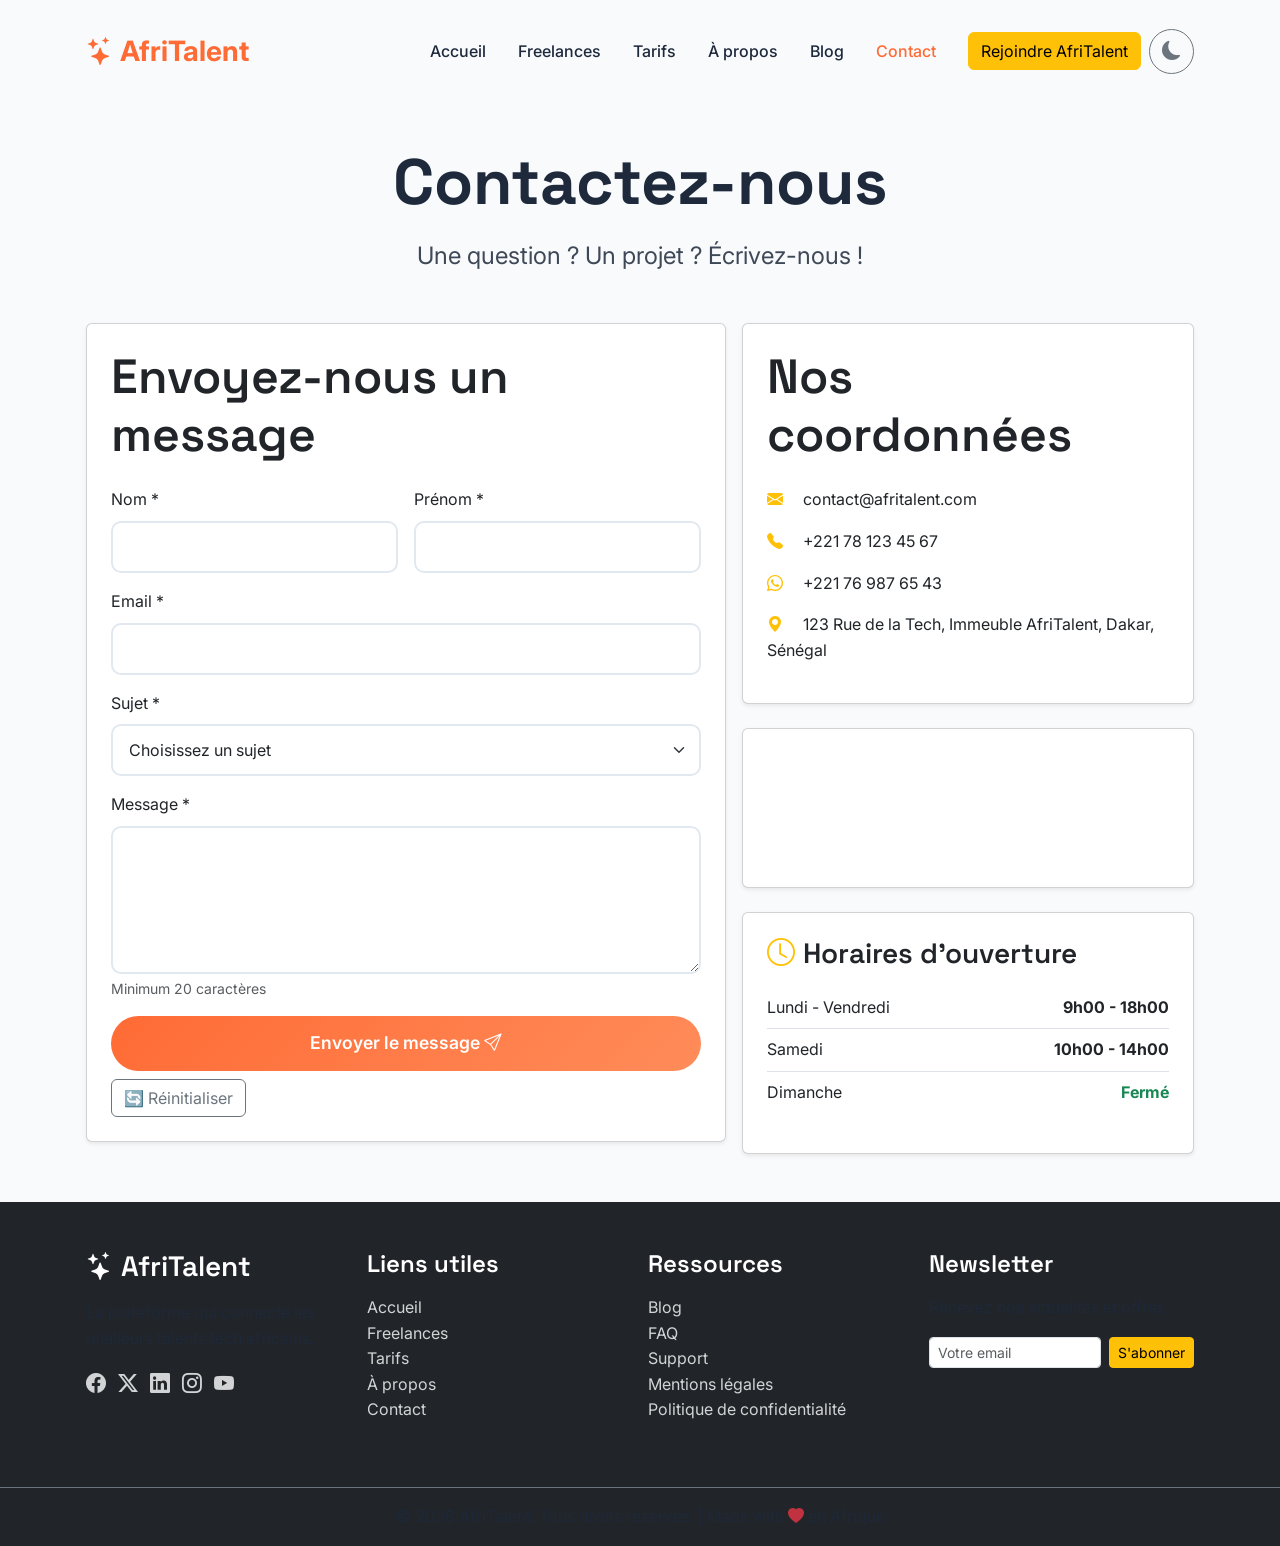
<file: contact.html>
<!DOCTYPE html>
<html lang="fr">
<head>
    <meta charset="UTF-8">
    <meta name="viewport" content="width=device-width, initial-scale=1.0">
    <title>AfriTalent - Contact | Écrivez-nous</title>
    <link href="https://cdn.jsdelivr.net/npm/bootstrap@5.3.3/dist/css/bootstrap.min.css" rel="stylesheet">
    <link rel="stylesheet" href="https://cdn.jsdelivr.net/npm/bootstrap-icons@1.11.3/font/bootstrap-icons.min.css">
    <link href="https://fonts.googleapis.com/css2?family=Inter:wght@300;400;500;600;700;800&family=Space+Grotesk:wght@400;500;600;700&display=swap" rel="stylesheet">
    <link rel="stylesheet" href="css/style.css">
</head>
<body>

    <!-- Navbar -->
    <nav class="navbar navbar-expand-lg fixed-top" id="mainNav">
        <div class="container">
            <a class="navbar-brand fw-bold" href="index.html"><i class="bi bi-stars"></i> AfriTalent</a>
            <button class="navbar-toggler" type="button" data-bs-toggle="collapse" data-bs-target="#navbarNav">
                <span class="navbar-toggler-icon"></span>
            </button>
            <div class="collapse navbar-collapse" id="navbarNav">
                <ul class="navbar-nav ms-auto">
                    <li class="nav-item"><a class="nav-link" href="index.html">Accueil</a></li>
                    <li class="nav-item"><a class="nav-link" href="freelances.html">Freelances</a></li>
                    <li class="nav-item"><a class="nav-link" href="tarifs.html">Tarifs</a></li>
                    <li class="nav-item"><a class="nav-link" href="about.html">À propos</a></li>
                    <li class="nav-item"><a class="nav-link" href="blog.html">Blog</a></li>
                    <li class="nav-item"><a class="nav-link active" href="contact.html">Contact</a></li>
                </ul>
                <a href="rejoindre.html" class="btn btn-warning ms-3">Rejoindre AfriTalent</a>
                <button class="btn btn-outline-secondary ms-2" id="darkModeToggle"><i class="bi bi-moon-fill"></i></button>
            </div>
        </div>
    </nav>

    <main class="mt-5 pt-5">
        <div class="container my-5">
            <div class="text-center mb-5">
                <h1 class="display-3 fw-bold">Contactez-nous</h1>
                <p class="fs-4">Une question ? Un projet ? Écrivez-nous !</p>
            </div>

            <div class="row g-5">
                <!-- Formulaire de contact -->
                <div class="col-lg-7">
                    <div class="card shadow-sm">
                        <div class="card-body p-4">
                            <h2 class="mb-4">Envoyez-nous un message</h2>
                            <form id="contactForm" novalidate>
                                <div class="row">
                                    <div class="col-md-6 mb-3">
                                        <label for="nom" class="form-label">Nom *</label>
                                        <input type="text" class="form-control" id="nom" name="nom" required>
                                        <div class="error-message text-danger small" id="nomError"></div>
                                    </div>
                                    <div class="col-md-6 mb-3">
                                        <label for="prenom" class="form-label">Prénom *</label>
                                        <input type="text" class="form-control" id="prenom" name="prenom" required>
                                        <div class="error-message text-danger small" id="prenomError"></div>
                                    </div>
                                </div>
                                <div class="mb-3">
                                    <label for="email" class="form-label">Email *</label>
                                    <input type="email" class="form-control" id="email" name="email" required>
                                    <div class="error-message text-danger small" id="emailError"></div>
                                </div>
                                <div class="mb-3">
                                    <label for="sujet" class="form-label">Sujet *</label>
                                    <select class="form-select" id="sujet" name="sujet" required>
                                        <option value="">Choisissez un sujet</option>
                                        <option value="freelance">Je suis freelance</option>
                                        <option value="entreprise">Je suis une entreprise</option>
                                        <option value="partenariat">Partenariat</option>
                                        <option value="support">Support technique</option>
                                        <option value="autre">Autre</option>
                                    </select>
                                    <div class="error-message text-danger small" id="sujetError"></div>
                                </div>
                                <div class="mb-3">
                                    <label for="message" class="form-label">Message *</label>
                                    <textarea class="form-control" id="message" name="message" rows="5" required></textarea>
                                    <div class="error-message text-danger small" id="messageError"></div>
                                    <div class="form-text">Minimum 20 caractères</div>
                                </div>
                                <button type="submit" class="btn btn-warning btn-lg w-100">Envoyer le message <i class="bi bi-send"></i></button>
                                <div id="successMessage" class="alert alert-success mt-3 d-none">Message envoyé avec succès ! Nous vous répondrons dans les 24h.</div>
                            </form>
                        </div>
                    </div>
                </div>

                <!-- Infos de contact + Google Maps -->
                <div class="col-lg-5">
                    <div class="card shadow-sm mb-4">
                        <div class="card-body p-4">
                            <h2>Nos coordonnées</h2>
                            <ul class="list-unstyled mt-4">
                                <li class="mb-3"><i class="bi bi-envelope-fill text-warning me-3"></i> contact@afritalent.com</li>
                                <li class="mb-3"><i class="bi bi-telephone-fill text-warning me-3"></i> +221 78 123 45 67</li>
                                <li class="mb-3"><i class="bi bi-whatsapp text-warning me-3"></i> +221 76 987 65 43</li>
                                <li class="mb-3"><i class="bi bi-geo-alt-fill text-warning me-3"></i> 123 Rue de la Tech, Immeuble AfriTalent, Dakar, Sénégal</li>
                            </ul>
                        </div>
                    </div>

                    <!-- Google Maps Iframe -->
                    <div class="card shadow-sm">
                        <div class="card-body p-0">
                            <iframe 
                                src="https://www.google.com/maps/embed?pb=!1m18!1m12!1m3!1d3859.7294087466623!2d-17.45512468463216!3d14.693023879370742!2m3!1f0!2f0!3f0!3m2!1i1024!2i768!4f13.1!3m3!1m2!1s0xec172e6a7a2b3e7%3A0x8c5c3d5b7f5d5e5!2sDakar%2C%20S%C3%A9n%C3%A9gal!5e0!3m2!1sfr!2sfr!4v1699999999999!5m2!1sfr!2sfr" 
                                height="300" 
                                style="border:0; border-radius: 10px; width: 100%;" 
                                allowfullscreen="" 
                                loading="lazy"
                                title="Google Maps - Localisation AfriTalent">
                            </iframe>
                        </div>
                    </div>

                    <!-- Horaires d'ouverture -->
                    <div class="card shadow-sm mt-4">
                        <div class="card-body p-4">
                            <h3><i class="bi bi-clock text-warning me-2"></i>Horaires d'ouverture</h3>
                            <ul class="list-unstyled mt-3">
                                <li class="d-flex justify-content-between border-bottom py-2">
                                    <span>Lundi - Vendredi</span>
                                    <span class="fw-bold">9h00 - 18h00</span>
                                </li>
                                <li class="d-flex justify-content-between border-bottom py-2">
                                    <span>Samedi</span>
                                    <span class="fw-bold">10h00 - 14h00</span>
                                </li>
                                <li class="d-flex justify-content-between py-2">
                                    <span>Dimanche</span>
                                    <span class="fw-bold text-success">Fermé</span>
                                </li>
                            </ul>
                        </div>
                    </div>
                </div>
            </div>
        </div>
    </main>

    <!-- Footer -->
    <footer class="bg-dark text-white">
        <div class="container py-5">
            <div class="row">
                <div class="col-md-3">
                    <h3><i class="bi bi-stars"></i> AfriTalent</h3>
                    <p>La plateforme qui connecte les meilleurs talents tech africains.</p>
                    <div class="mt-3">
                        <a href="#" class="text-white me-2"><i class="bi bi-facebook fs-5"></i></a>
                        <a href="#" class="text-white me-2"><i class="bi bi-twitter-x fs-5"></i></a>
                        <a href="#" class="text-white me-2"><i class="bi bi-linkedin fs-5"></i></a>
                        <a href="#" class="text-white me-2"><i class="bi bi-instagram fs-5"></i></a>
                        <a href="#" class="text-white"><i class="bi bi-youtube fs-5"></i></a>
                    </div>
                </div>
                <div class="col-md-3">
                    <h4>Liens utiles</h4>
                    <ul class="list-unstyled">
                        <li><a href="index.html" class="text-white text-decoration-none">Accueil</a></li>
                        <li><a href="freelances.html" class="text-white text-decoration-none">Freelances</a></li>
                        <li><a href="tarifs.html" class="text-white text-decoration-none">Tarifs</a></li>
                        <li><a href="about.html" class="text-white text-decoration-none">À propos</a></li>
                        <li><a href="contact.html" class="text-white text-decoration-none">Contact</a></li>
                    </ul>
                </div>
                <div class="col-md-3">
                    <h4>Ressources</h4>
                    <ul class="list-unstyled">
                        <li><a href="blog.html" class="text-white text-decoration-none">Blog</a></li>
                        <li><a href="faq.html" class="text-white text-decoration-none">FAQ</a></li>
                        <li><a href="contact.html" class="text-white text-decoration-none">Support</a></li>
                        <li><a href="mentions-legales.html" class="text-white text-decoration-none">Mentions légales</a></li>
                        <li><a href="politique-confidentialite.html" class="text-white text-decoration-none">Politique de confidentialité</a></li>
                    </ul>
                </div>
                <div class="col-md-3">
                    <h4>Newsletter</h4>
                    <p>Recevez nos actualités et offres</p>
                    <form class="d-flex">
                        <input type="email" class="form-control form-control-sm me-2" placeholder="Votre email">
                        <button type="submit" class="btn btn-warning btn-sm">S'abonner</button>
                    </form>
                </div>
            </div>
        </div>
        <div class="text-center py-3 border-top border-secondary">
            <p class="mb-0">&copy; 2026 AfriTalent. Tous droits réservés. | Made with <i class="bi bi-heart-fill text-danger"></i> en Afrique</p>
        </div>
    </footer>

    <!-- Scripts -->
    <script src="https://cdn.jsdelivr.net/npm/bootstrap@5.3.3/dist/js/bootstrap.bundle.min.js"></script>
    <script src="js/main.js"></script>

    <!-- Script de validation du formulaire -->
    <script>
        document.addEventListener('DOMContentLoaded', function() {
            const form = document.getElementById('contactForm');
            
            form.addEventListener('submit', function(e) {
                e.preventDefault();
                
                // Validation simple
                let isValid = true;
                const nom = document.getElementById('nom');
                const prenom = document.getElementById('prenom');
                const email = document.getElementById('email');
                const sujet = document.getElementById('sujet');
                const message = document.getElementById('message');
                
                // Réinitialiser les erreurs
                document.querySelectorAll('.error-message').forEach(el => el.textContent = '');
                
                if (!nom.value.trim()) {
                    document.getElementById('nomError').textContent = 'Le nom est requis';
                    isValid = false;
                }
                
                if (!prenom.value.trim()) {
                    document.getElementById('prenomError').textContent = 'Le prénom est requis';
                    isValid = false;
                }
                
                if (!email.value.trim() || !email.value.includes('@')) {
                    document.getElementById('emailError').textContent = 'Email valide requis';
                    isValid = false;
                }
                
                if (!sujet.value) {
                    document.getElementById('sujetError').textContent = 'Veuillez choisir un sujet';
                    isValid = false;
                }
                
                if (!message.value.trim() || message.value.trim().length < 20) {
                    document.getElementById('messageError').textContent = 'Le message doit contenir au moins 20 caractères';
                    isValid = false;
                }
                
                if (isValid) {
                    document.getElementById('successMessage').classList.remove('d-none');
                    form.reset();
                    setTimeout(() => {
                        document.getElementById('successMessage').classList.add('d-none');
                    }, 5000);
                }
            });
        });
    </script>

</body>
</html>
</file>
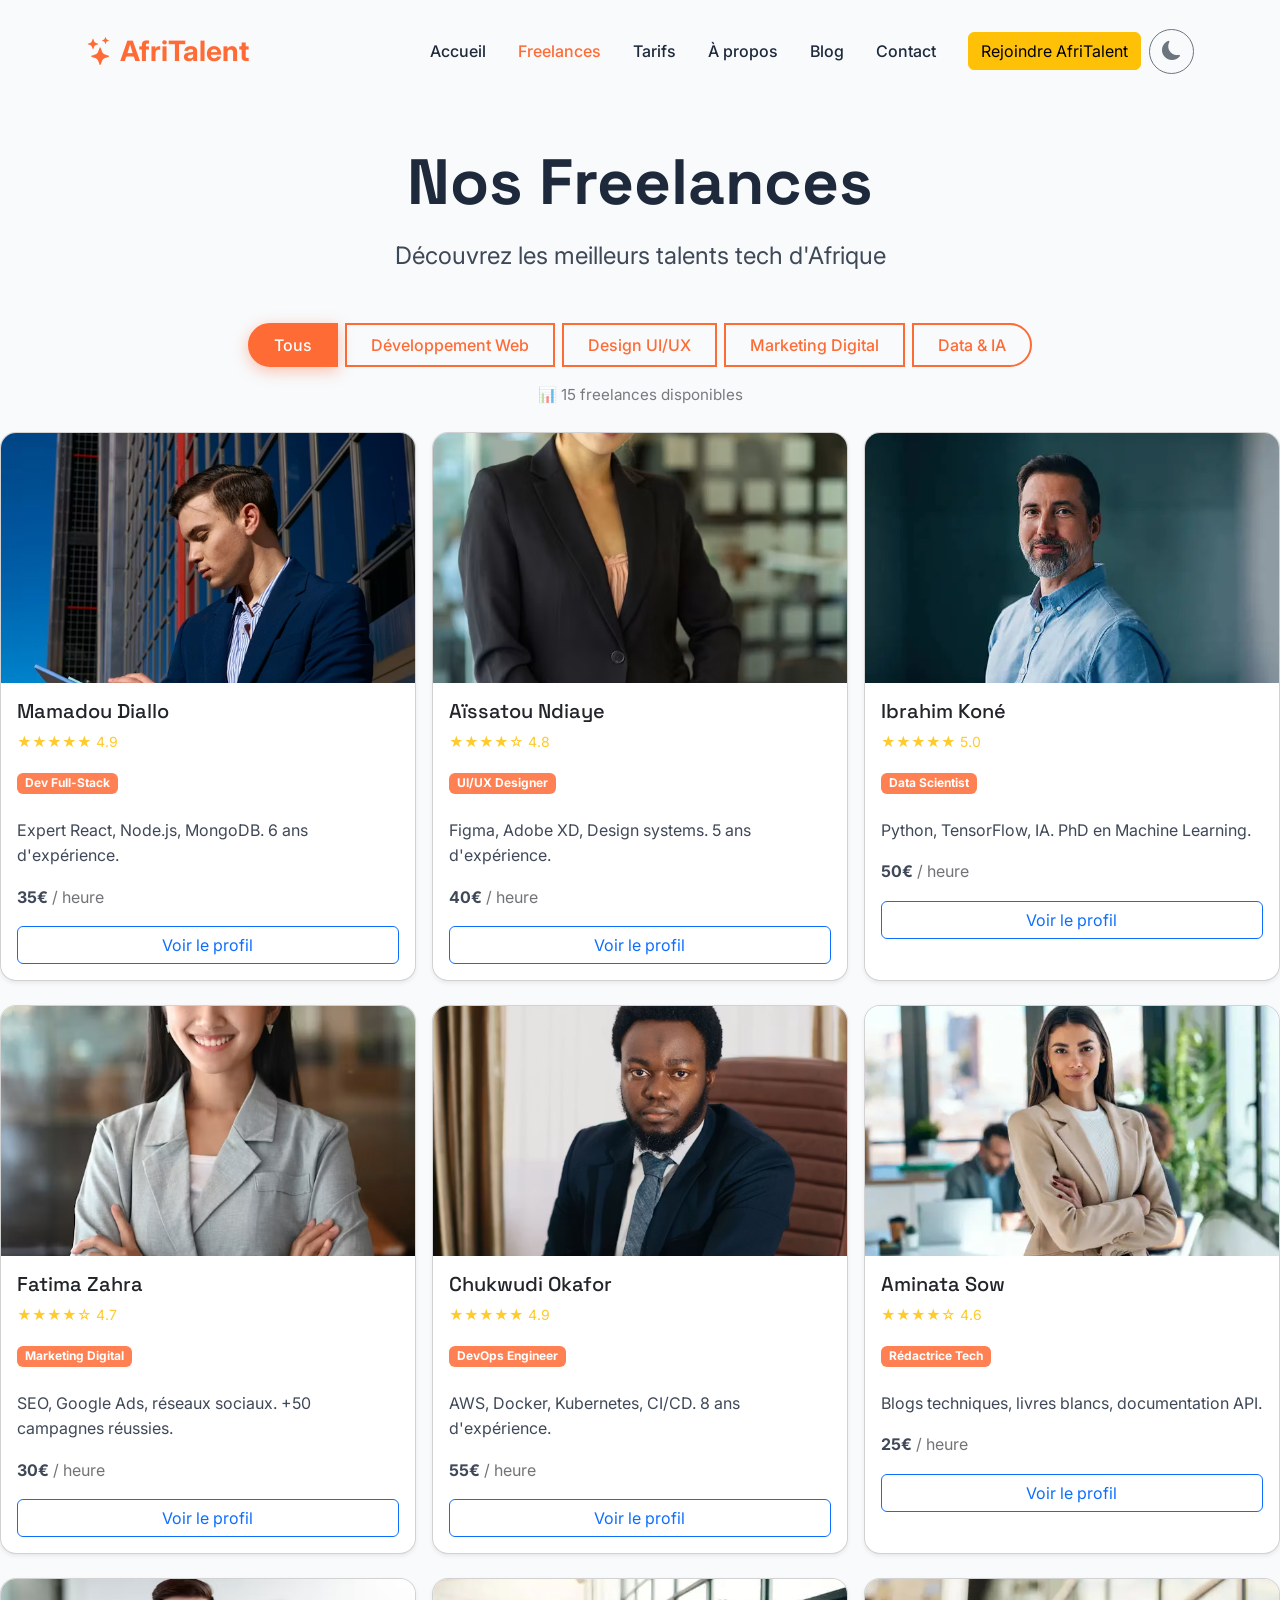
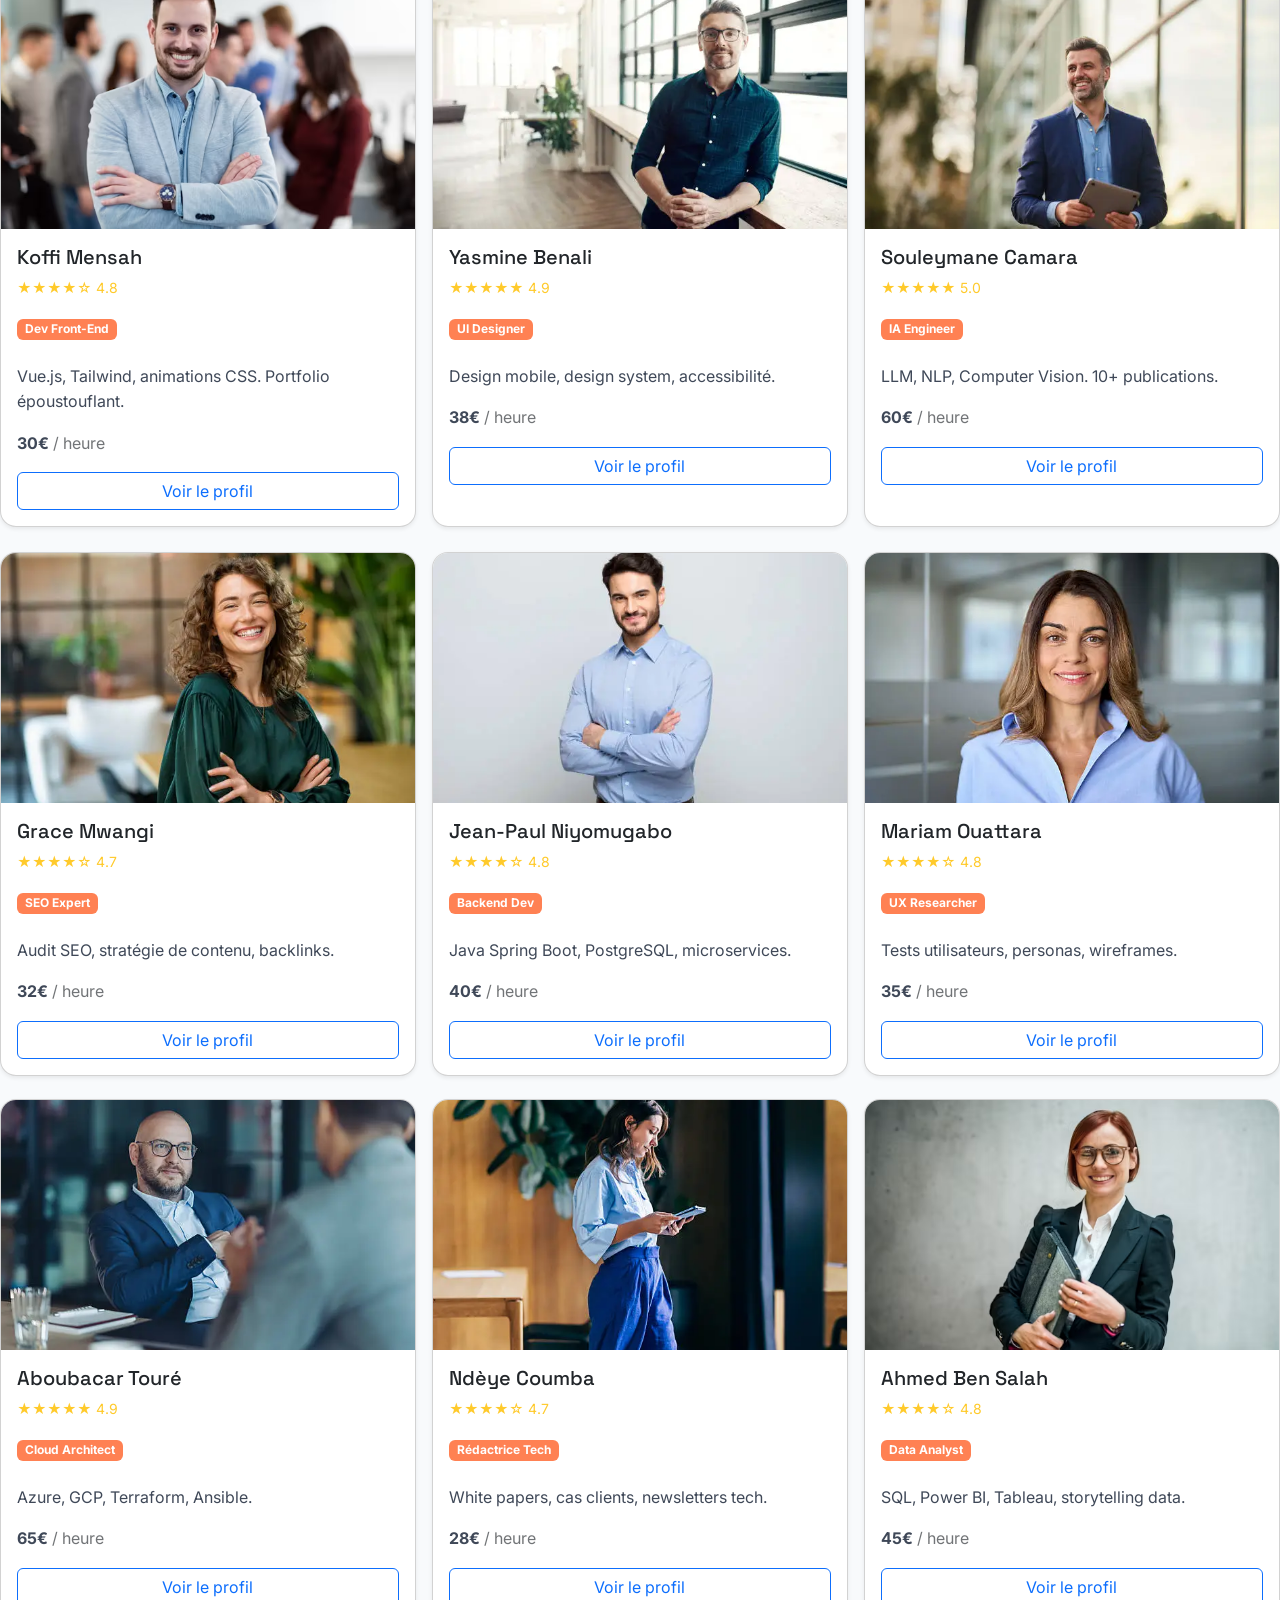
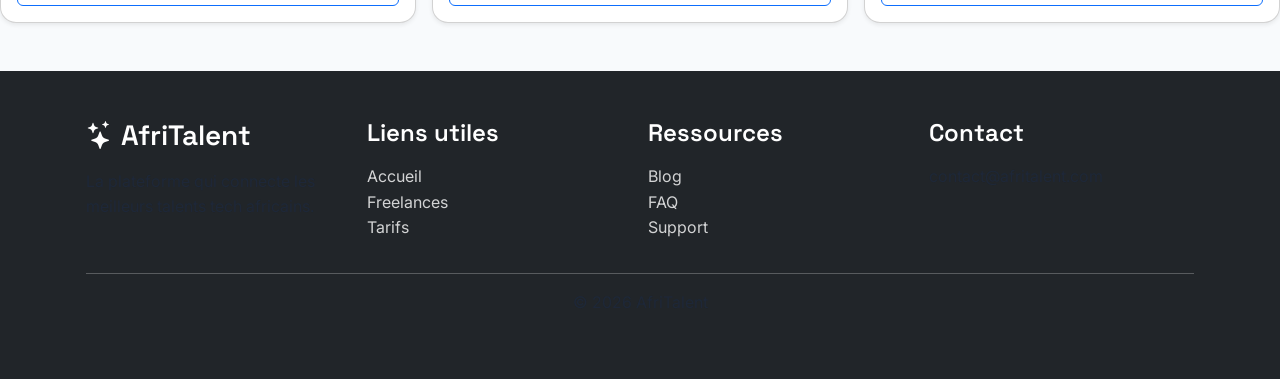
<file: freelances.html>
<!DOCTYPE html>
<html lang="fr">
<head>
    <meta charset="UTF-8">
    <meta name="viewport" content="width=device-width, initial-scale=1.0">
    <title>AfriTalent - Freelances</title>
    <link href="https://cdn.jsdelivr.net/npm/bootstrap@5.3.0/dist/css/bootstrap.min.css" rel="stylesheet">
    <link rel="stylesheet" href="css/style.css">
</head>
<body>
    <script src="https://cdn.jsdelivr.net/npm/bootstrap@5.3.0/dist/js/bootstrap.bundle.min.js"></script>
    <script src="js/main.js"></script>
        
       <link href="https://cdn.jsdelivr.net/npm/bootstrap@5.3.3/dist/css/bootstrap.min.css" rel="stylesheet">
    <link rel="stylesheet" href="https://cdn.jsdelivr.net/npm/bootstrap-icons@1.11.3/font/bootstrap-icons.min.css">
    <link href="https://fonts.googleapis.com/css2?family=Inter:wght@300;400;500;600;700;800&family=Space+Grotesk:wght@400;500;600;700&display=swap" rel="stylesheet">
    <link rel="stylesheet" href="css/style.css">
</head>
<body> 
     <!-- Navbar identique à index.html -->
    <nav class="navbar navbar-expand-lg fixed-top" id="mainNav">
        <div class="container">
            <a class="navbar-brand fw-bold" href="index.html"><i class="bi bi-stars"></i> AfriTalent</a>
            <button class="navbar-toggler" type="button" data-bs-toggle="collapse" data-bs-target="#navbarNav">
                <span class="navbar-toggler-icon"></span>
            </button>
            <div class="collapse navbar-collapse" id="navbarNav">
                <ul class="navbar-nav ms-auto">
                    <li class="nav-item"><a class="nav-link" href="index.html">Accueil</a></li>
                    <li class="nav-item"><a class="nav-link active" href="freelances.html">Freelances</a></li>
                    <li class="nav-item"><a class="nav-link" href="tarifs.html">Tarifs</a></li>
                    <li class="nav-item"><a class="nav-link" href="about.html">À propos</a></li>
                    <li class="nav-item"><a class="nav-link" href="#">Blog</a></li>
                    <li class="nav-item"><a class="nav-link" href="contact.html">Contact</a></li>
                </ul>
                <a href="#" class="btn btn-warning ms-3">Rejoindre AfriTalent</a>
                <button class="btn btn-outline-secondary ms-2" id="darkModeToggle"><i class="bi bi-moon-fill"></i></button>
            </div>
        </div>
    </nav>

    <main class="mt-5 pt-5">
        <div class="container">
            <div class="text-center my-5">
                <h1 class="display-3 fw-bold">Nos Freelances</h1>
                <p class="fs-4">Découvrez les meilleurs talents tech d'Afrique</p>
            </div>

            <!-- Filtres -->
            <div class="filter-section text-center mb-5">
                <div class="btn-group" role="group">
                    <button class="btn btn-outline-primary filter-btn active" data-category="all">Tous</button>
                    <button class="btn btn-outline-primary filter-btn" data-category="web">Développement Web</button>
                    <button class="btn btn-outline-primary filter-btn" data-category="design">Design UI/UX</button>
                    <button class="btn btn-outline-primary filter-btn" data-category="marketing">Marketing Digital</button>
                    <button class="btn btn-outline-primary filter-btn" data-category="data">Data & IA</button>
                </div>
            </div>

            <!-- Grille des freelances -->
            <div class="row g-4" id="freelanceGrid">
                <!-- Les cartes seront générées ici via JS ou directement en HTML -->
            </div>
        </div>
    </main>
             
        <!-- SECTION GRILLE FREELANCES (15 PROFILS) -->
<div class="row g-4" id="freelanceGrid">
    
    <!-- 1 - Mamadou Diallo -->
    <div class="col-lg-4 col-md-6 freelance-card-item" data-category="web">
        <div class="card h-100 shadow-sm">
            <img src="images/Mamadou-Diallo.jpg" class="card-img-top" alt="Mamadou Diallo" width="200">
            <div class="card-body">
                <h3 class="card-title h5">Mamadou Diallo</h3>
                <p class="text-warning small">★★★★★ 4.9</p>
                <p class="badge bg-primary">Dev Full-Stack</p>
                <p class="card-text mt-2">Expert React, Node.js, MongoDB. 6 ans d'expérience.</p>
                <p class="fw-bold">35€ <span class="fw-normal text-muted">/ heure</span></p>
                <button class="btn btn-outline-primary w-100">Voir le profil</button>
            </div>
        </div>
    </div>

    <!-- 2 - Aïssatou Ndiaye -->
    <div class="col-lg-4 col-md-6 freelance-card-item" data-category="design">
        <div class="card h-100 shadow-sm">
            <img src="images/Aïssatou-Ndiaye.jpg" class="card-img-top" alt="Aïssatou Ndiaye" width="200">
            <div class="card-body">
                <h3 class="card-title h5">Aïssatou Ndiaye</h3>
                <p class="text-warning small">★★★★☆ 4.8</p>
                <p class="badge bg-primary">UI/UX Designer</p>
                <p class="card-text mt-2">Figma, Adobe XD, Design systems. 5 ans d'expérience.</p>
                <p class="fw-bold">40€ <span class="fw-normal text-muted">/ heure</span></p>
                <button class="btn btn-outline-primary w-100">Voir le profil</button>
            </div>
        </div>
    </div>

    <!-- 3 - Ibrahim Koné -->
    <div class="col-lg-4 col-md-6 freelance-card-item" data-category="data">
        <div class="card h-100 shadow-sm">
            <img src="images/Ibrahim-Koné.webp" class="card-img-top" alt="Ibrahim Koné" width="200">
            <div class="card-body">
                <h3 class="card-title h5">Ibrahim Koné</h3>
                <p class="text-warning small">★★★★★ 5.0</p>
                <p class="badge bg-primary">Data Scientist</p>
                <p class="card-text mt-2">Python, TensorFlow, IA. PhD en Machine Learning.</p>
                <p class="fw-bold">50€ <span class="fw-normal text-muted">/ heure</span></p>
                <button class="btn btn-outline-primary w-100">Voir le profil</button>
            </div>
        </div>
    </div>

    <!-- 4 - Fatima Zahra -->
    <div class="col-lg-4 col-md-6 freelance-card-item" data-category="marketing">
        <div class="card h-100 shadow-sm">
            <img src="images/Fatima-Zahra.avif" class="card-img-top" alt="Fatima Zahra" width="200px">
            <div class="card-body">
                <h3 class="card-title h5">Fatima Zahra</h3>
                <p class="text-warning small">★★★★☆ 4.7</p>
                <p class="badge bg-primary">Marketing Digital</p>
                <p class="card-text mt-2">SEO, Google Ads, réseaux sociaux. +50 campagnes réussies.</p>
                <p class="fw-bold">30€ <span class="fw-normal text-muted">/ heure</span></p>
                <button class="btn btn-outline-primary w-100">Voir le profil</button>
            </div>
        </div>
    </div>

    <!-- 5 - Chukwudi Okafor -->
    <div class="col-lg-4 col-md-6 freelance-card-item" data-category="devops">
        <div class="card h-100 shadow-sm">
            <img src="images/Chukwudi-Okafor.avif" class="card-img-top" alt="Chukwudi Okafor" width="200px">
            <div class="card-body">
                <h3 class="card-title h5">Chukwudi Okafor</h3>
                <p class="text-warning small">★★★★★ 4.9</p>
                <p class="badge bg-primary">DevOps Engineer</p>
                <p class="card-text mt-2">AWS, Docker, Kubernetes, CI/CD. 8 ans d'expérience.</p>
                <p class="fw-bold">55€ <span class="fw-normal text-muted">/ heure</span></p>
                <button class="btn btn-outline-primary w-100">Voir le profil</button>
            </div>
        </div>
    </div>

    <!-- 6 - Aminata Sow -->
    <div class="col-lg-4 col-md-6 freelance-card-item" data-category="redaction">
        <div class="card h-100 shadow-sm">
            <img src="images/Aminata-Sow.webp" class="card-img-top" alt="Aminata Sow" width="200px">
            <div class="card-body">
                <h3 class="card-title h5">Aminata Sow</h3>
                <p class="text-warning small">★★★★☆ 4.6</p>
                <p class="badge bg-primary">Rédactrice Tech</p>
                <p class="card-text mt-2">Blogs techniques, livres blancs, documentation API.</p>
                <p class="fw-bold">25€ <span class="fw-normal text-muted">/ heure</span></p>
                <button class="btn btn-outline-primary w-100">Voir le profil</button>
            </div>
        </div>
    </div>

    <!-- 7 - Koffi Mensah -->
    <div class="col-lg-4 col-md-6 freelance-card-item" data-category="web">
        <div class="card h-100 shadow-sm">
            <img src="images/Koffi-Mensahf.avif" class="card-img-top" alt="Koffi Mensah" width="200px">
            <div class="card-body">
                <h3 class="card-title h5">Koffi Mensah</h3>
                <p class="text-warning small">★★★★☆ 4.8</p>
                <p class="badge bg-primary">Dev Front-End</p>
                <p class="card-text mt-2">Vue.js, Tailwind, animations CSS. Portfolio époustouflant.</p>
                <p class="fw-bold">30€ <span class="fw-normal text-muted">/ heure</span></p>
                <button class="btn btn-outline-primary w-100">Voir le profil</button>
            </div>
        </div>
    </div>

    <!-- 8 - Yasmine Benali -->
    <div class="col-lg-4 col-md-6 freelance-card-item" data-category="design">
        <div class="card h-100 shadow-sm">
            <img src="images/Yasmine-Benali.webp" class="card-img-top" alt="Yasmine Benali" width="200px">
            <div class="card-body">
                <h3 class="card-title h5">Yasmine Benali</h3>
                <p class="text-warning small">★★★★★ 4.9</p>
                <p class="badge bg-primary">UI Designer</p>
                <p class="card-text mt-2">Design mobile, design system, accessibilité.</p>
                <p class="fw-bold">38€ <span class="fw-normal text-muted">/ heure</span></p>
                <button class="btn btn-outline-primary w-100">Voir le profil</button>
            </div>
        </div>
    </div>

    <!-- 9 - Souleymane Camara -->
    <div class="col-lg-4 col-md-6 freelance-card-item" data-category="data">
        <div class="card h-100 shadow-sm">
            <img src="images/Souleymane-Camara.webp" class="card-img-top" alt="Souleymane Camara" width="200px">
            <div class="card-body">
                <h3 class="card-title h5">Souleymane Camara</h3>
                <p class="text-warning small">★★★★★ 5.0</p>
                <p class="badge bg-primary">IA Engineer</p>
                <p class="card-text mt-2">LLM, NLP, Computer Vision. 10+ publications.</p>
                <p class="fw-bold">60€ <span class="fw-normal text-muted">/ heure</span></p>
                <button class="btn btn-outline-primary w-100">Voir le profil</button>
            </div>
        </div>
    </div>

    <!-- 10 - Grace Mwangi -->
    <div class="col-lg-4 col-md-6 freelance-card-item" data-category="marketing">
        <div class="card h-100 shadow-sm">
            <img src="images/Grace-Mwangi.webp" class="card-img-top" alt="Grace Mwangi" width="200px">
            <div class="card-body">
                <h3 class="card-title h5">Grace Mwangi</h3>
                <p class="text-warning small">★★★★☆ 4.7</p>
                <p class="badge bg-primary">SEO Expert</p>
                <p class="card-text mt-2">Audit SEO, stratégie de contenu, backlinks.</p>
                <p class="fw-bold">32€ <span class="fw-normal text-muted">/ heure</span></p>
                <button class="btn btn-outline-primary w-100">Voir le profil</button>
            </div>
        </div>
    </div>

    <!-- 11 - Jean-Paul Niyomugabo -->
    <div class="col-lg-4 col-md-6 freelance-card-item" data-category="web">
        <div class="card h-100 shadow-sm">
            <img src="images/Jean-Paul-Niyomugabo.webp" class="card-img-top" alt="Jean-Paul Niyomugabo" widtj="200px">
            <div class="card-body">
                <h3 class="card-title h5">Jean-Paul Niyomugabo</h3>
                <p class="text-warning small">★★★★☆ 4.8</p>
                <p class="badge bg-primary">Backend Dev</p>
                <p class="card-text mt-2">Java Spring Boot, PostgreSQL, microservices.</p>
                <p class="fw-bold">40€ <span class="fw-normal text-muted">/ heure</span></p>
                <button class="btn btn-outline-primary w-100">Voir le profil</button>
            </div>
        </div>
    </div>

    <!-- 12 - Mariam Ouattara -->
    <div class="col-lg-4 col-md-6 freelance-card-item" data-category="design">
        <div class="card h-100 shadow-sm">
            <img src="images/Mariam-Ouattara.webp" class="card-img-top" alt="Mariam Ouattara" width="200px">
            <div class="card-body">
                <h3 class="card-title h5">Mariam Ouattara</h3>
                <p class="text-warning small">★★★★☆ 4.8</p>
                <p class="badge bg-primary">UX Researcher</p>
                <p class="card-text mt-2">Tests utilisateurs, personas, wireframes.</p>
                <p class="fw-bold">35€ <span class="fw-normal text-muted">/ heure</span></p>
                <button class="btn btn-outline-primary w-100">Voir le profil</button>
            </div>
        </div>
    </div>

    <!-- 13 - Aboubacar Touré -->
    <div class="col-lg-4 col-md-6 freelance-card-item" data-category="devops">
        <div class="card h-100 shadow-sm">
            <img src="images/Aboubacar-Toure.webp" class="card-img-top" alt="Aboubacar Touré" width="200px">
            <div class="card-body">
                <h3 class="card-title h5">Aboubacar Touré</h3>
                <p class="text-warning small">★★★★★ 4.9</p>
                <p class="badge bg-primary">Cloud Architect</p>
                <p class="card-text mt-2">Azure, GCP, Terraform, Ansible.</p>
                <p class="fw-bold">65€ <span class="fw-normal text-muted">/ heure</span></p>
                <button class="btn btn-outline-primary w-100">Voir le profil</button>
            </div>
        </div>
    </div>

    <!-- 14 - Ndèye Coumba -->
    <div class="col-lg-4 col-md-6 freelance-card-item" data-category="redaction">
        <div class="card h-100 shadow-sm">
            <img src="images/Ndèye-Coumba.webp" class="card-img-top" alt="Ndèye Coumba" width="200px">
            <div class="card-body">
                <h3 class="card-title h5">Ndèye Coumba</h3>
                <p class="text-warning small">★★★★☆ 4.7</p>
                <p class="badge bg-primary">Rédactrice Tech</p>
                <p class="card-text mt-2">White papers, cas clients, newsletters tech.</p>
                <p class="fw-bold">28€ <span class="fw-normal text-muted">/ heure</span></p>
                <button class="btn btn-outline-primary w-100">Voir le profil</button>
            </div>
        </div>
    </div>

    <!-- 15 - Ahmed Ben Salah -->
    <div class="col-lg-4 col-md-6 freelance-card-item" data-category="data">
        <div class="card h-100 shadow-sm">
            <img src="images/Ahmed Ben-Salah.avif" class="card-img-top" alt="Ahmed Ben Salah" width="200px">
            <div class="card-body">
                <h3 class="card-title h5">Ahmed Ben Salah</h3>
                <p class="text-warning small">★★★★☆ 4.8</p>
                <p class="badge bg-primary">Data Analyst</p>
                <p class="card-text mt-2">SQL, Power BI, Tableau, storytelling data.</p>
                <p class="fw-bold">45€ <span class="fw-normal text-muted">/ heure</span></p>
                <button class="btn btn-outline-primary w-100">Voir le profil</button>
            </div>
        </div>
    </div>
</div>

    <!-- Footer identique -->
    <footer class="bg-dark text-white mt-5">
        <div class="container py-5">
            <div class="row">
                <div class="col-md-3"><h3><i class="bi bi-stars"></i> AfriTalent</h3><p>La plateforme qui connecte les meilleurs talents tech africains.</p></div>
                <div class="col-md-3"><h4>Liens utiles</h4><ul class="list-unstyled"><li><a href="index.html" class="text-white">Accueil</a></li><li><a href="freelances.html" class="text-white">Freelances</a></li><li><a href="tarifs.html" class="text-white">Tarifs</a></li></ul></div>
                <div class="col-md-3"><h4>Ressources</h4><ul class="list-unstyled"><li><a href="#" class="text-white">Blog</a></li><li><a href="#" class="text-white">FAQ</a></li><li><a href="contact.html" class="text-white">Support</a></li></ul></div>
                <div class="col-md-3"><h4>Contact</h4><p>contact@afritalent.com</p></div>
            </div>
            <hr><div class="text-center"><p id="copyright">© AfriTalent</p></div>
        </div>
    </footer>

    <script src="https://cdn.jsdelivr.net/npm/bootstrap@5.3.3/dist/js/bootstrap.bundle.min.js"></script>
    <script src="js/main.js"></script>

</body>
</html>
</file>
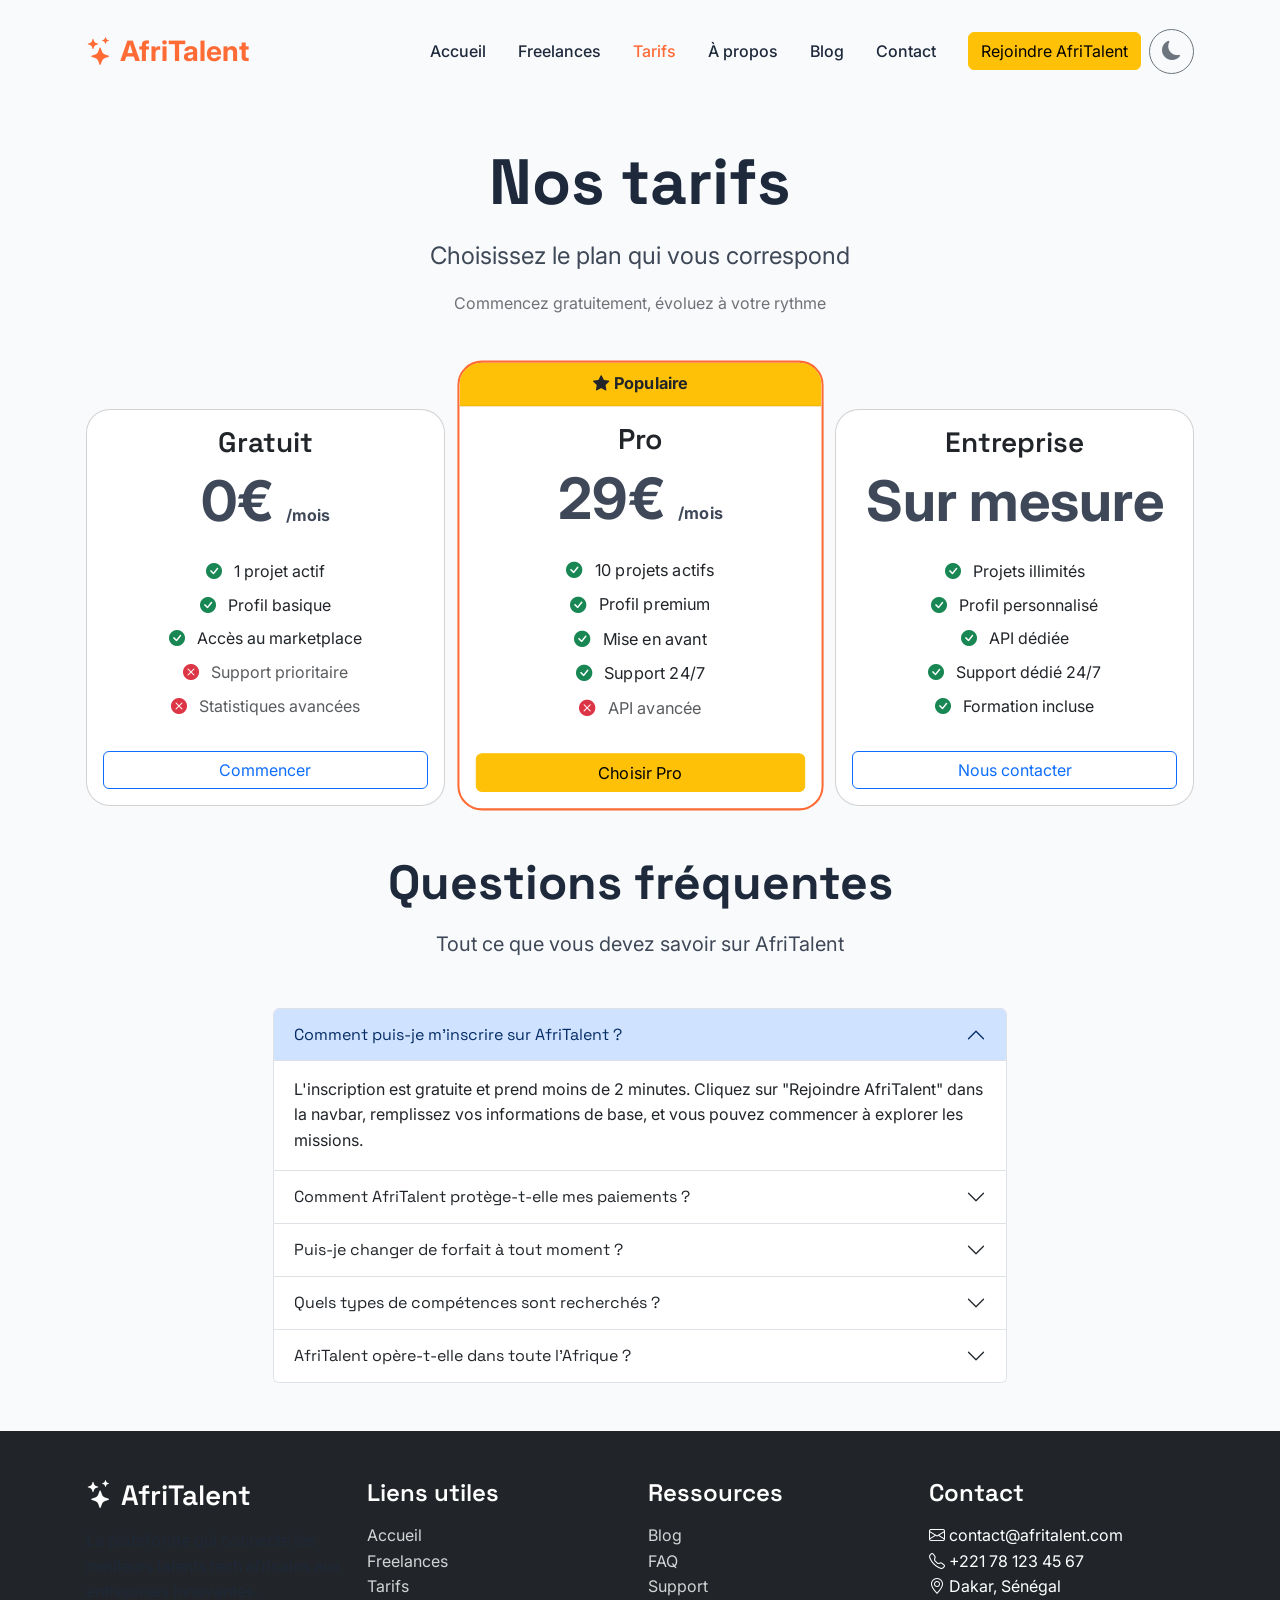
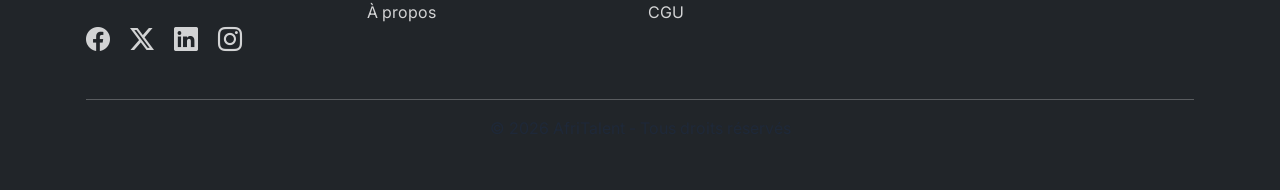
<file: tarifs.html>
<!DOCTYPE html>
<html lang="fr">
<head>
    <meta charset="UTF-8">
    <meta name="viewport" content="width=device-width, initial-scale=1.0">
    <title>AfriTalent - Tarifs | Plans adaptés à vos besoins</title>
    <link href="https://cdn.jsdelivr.net/npm/bootstrap@5.3.0/dist/css/bootstrap.min.css" rel="stylesheet">
    <link rel="stylesheet" href="css/style.css">
     <script src="https://cdn.jsdelivr.net/npm/bootstrap@5.3.0/dist/js/bootstrap.bundle.min.js"></script>
    <script src="js/main.js"></script>

       <!-- Bootstrap 5 CSS -->
    <link href="https://cdn.jsdelivr.net/npm/bootstrap@5.3.3/dist/css/bootstrap.min.css" rel="stylesheet">

    <!-- Bootstrap Icons -->
    <link rel="stylesheet" href="https://cdn.jsdelivr.net/npm/bootstrap-icons@1.11.3/font/bootstrap-icons.min.css">

    <!-- Google Fonts -->
    <link href="https://fonts.googleapis.com/css2?family=Inter:wght@300;400;500;600;700;800&family=Space+Grotesk:wght@400;500;600;700&display=swap" rel="stylesheet">

    <!-- Ton CSS perso -->
    <link rel="stylesheet" href="css/style.css">
</head>
<body>
     
      <!-- ========== NAVBAR (identique aux autres pages) ========== -->
    <nav class="navbar navbar-expand-lg fixed-top" id="mainNav">
        <div class="container">
            <a class="navbar-brand fw-bold" href="index.html">
                <i class="bi bi-stars"></i> AfriTalent
            </a>
            <button class="navbar-toggler" type="button" data-bs-toggle="collapse" data-bs-target="#navbarNav">
                <span class="navbar-toggler-icon"></span>
            </button>
            <div class="collapse navbar-collapse" id="navbarNav">
                <ul class="navbar-nav ms-auto">
                    <li class="nav-item"><a class="nav-link" href="index.html">Accueil</a></li>
                    <li class="nav-item"><a class="nav-link" href="freelances.html">Freelances</a></li>
                    <li class="nav-item"><a class="nav-link active" href="tarifs.html">Tarifs</a></li>
                    <li class="nav-item"><a class="nav-link" href="about.html">À propos</a></li>
                    <li class="nav-item"><a class="nav-link" href="#">Blog</a></li>
                    <li class="nav-item"><a class="nav-link" href="contact.html">Contact</a></li>
                </ul>
                <a href="#" class="btn btn-warning ms-3">Rejoindre AfriTalent</a>
                <button class="btn btn-outline-secondary ms-2" id="darkModeToggle">
                    <i class="bi bi-moon-fill"></i>
                </button>
            </div>
        </div>
    </nav>

    <main class="mt-5 pt-5">
        <!-- ========== SECTION TARIFS ========== -->
        <div class="container my-5">
            <div class="text-center mb-5">
                <h1 class="display-3 fw-bold">Nos tarifs</h1>
                <p class="fs-4">Choisissez le plan qui vous correspond</p>
                <p class="text-muted">Commencez gratuitement, évoluez à votre rythme</p>
            </div>

            <div class="row g-4 align-items-end">
                <!-- Plan Gratuit -->
                <div class="col-lg-4">
                    <div class="card pricing-card h-100">
                        <div class="card-body text-center">
                            <h3 class="card-title">Gratuit</h3>
                            <p class="display-4 fw-bold">0€ <span class="fs-6">/mois</span></p>
                            <ul class="list-unstyled mt-4">
                                <li class="mb-2"><i class="bi bi-check-circle-fill text-success me-2"></i> 1 projet actif</li>
                                <li class="mb-2"><i class="bi bi-check-circle-fill text-success me-2"></i> Profil basique</li>
                                <li class="mb-2"><i class="bi bi-check-circle-fill text-success me-2"></i> Accès au marketplace</li>
                                <li class="mb-2 text-muted"><i class="bi bi-x-circle-fill text-danger me-2"></i> Support prioritaire</li>
                                <li class="mb-2 text-muted"><i class="bi bi-x-circle-fill text-danger me-2"></i> Statistiques avancées</li>
                            </ul>
                            <a href="#" class="btn btn-outline-primary w-100 mt-3">Commencer</a>
                        </div>
                    </div>
                </div>

                <!-- Plan Pro (Recommandé) -->
                <div class="col-lg-4">
                    <div class="card pricing-card recommended h-100">
                        <div class="card-header bg-warning text-dark text-center py-2">
                            <i class="bi bi-star-fill"></i> Populaire
                        </div>
                        <div class="card-body text-center">
                            <h3 class="card-title">Pro</h3>
                            <p class="display-4 fw-bold">29€ <span class="fs-6">/mois</span></p>
                            <ul class="list-unstyled mt-4">
                                <li class="mb-2"><i class="bi bi-check-circle-fill text-success me-2"></i> 10 projets actifs</li>
                                <li class="mb-2"><i class="bi bi-check-circle-fill text-success me-2"></i> Profil premium</li>
                                <li class="mb-2"><i class="bi bi-check-circle-fill text-success me-2"></i> Mise en avant</li>
                                <li class="mb-2"><i class="bi bi-check-circle-fill text-success me-2"></i> Support 24/7</li>
                                <li class="mb-2 text-muted"><i class="bi bi-x-circle-fill text-danger me-2"></i> API avancée</li>
                            </ul>
                            <a href="#" class="btn btn-warning w-100 mt-3">Choisir Pro</a>
                        </div>
                    </div>
                </div>

                <!-- Plan Entreprise -->
                <div class="col-lg-4">
                    <div class="card pricing-card h-100">
                        <div class="card-body text-center">
                            <h3 class="card-title">Entreprise</h3>
                            <p class="display-4 fw-bold">Sur mesure</p>
                            <ul class="list-unstyled mt-4">
                                <li class="mb-2"><i class="bi bi-check-circle-fill text-success me-2"></i> Projets illimités</li>
                                <li class="mb-2"><i class="bi bi-check-circle-fill text-success me-2"></i> Profil personnalisé</li>
                                <li class="mb-2"><i class="bi bi-check-circle-fill text-success me-2"></i> API dédiée</li>
                                <li class="mb-2"><i class="bi bi-check-circle-fill text-success me-2"></i> Support dédié 24/7</li>
                                <li class="mb-2"><i class="bi bi-check-circle-fill text-success me-2"></i> Formation incluse</li>
                            </ul>
                            <a href="#" class="btn btn-outline-primary w-100 mt-3">Nous contacter</a>
                        </div>
                    </div>
                </div>
            </div>
        </div>

        <!-- ========== SECTION FAQ (Accordion Bootstrap) ========== -->
        <div class="container my-5">
            <div class="text-center mb-5">
                <h2 class="display-5 fw-bold">Questions fréquentes</h2>
                <p class="fs-5">Tout ce que vous devez savoir sur AfriTalent</p>
            </div>

            <div class="row justify-content-center">
                <div class="col-lg-8">
                    <div class="accordion" id="faqAccordion">
                        <!-- Question 1 -->
                        <div class="accordion-item">
                            <h2 class="accordion-header">
                                <button class="accordion-button" type="button" data-bs-toggle="collapse" data-bs-target="#faq1">
                                    Comment puis-je m'inscrire sur AfriTalent ?
                                </button>
                            </h2>
                            <div id="faq1" class="accordion-collapse collapse show" data-bs-parent="#faqAccordion">
                                <div class="accordion-body">
                                    L'inscription est gratuite et prend moins de 2 minutes. Cliquez sur "Rejoindre AfriTalent" dans la navbar, remplissez vos informations de base, et vous pouvez commencer à explorer les missions.
                                </div>
                            </div>
                        </div>

                        <!-- Question 2 -->
                        <div class="accordion-item">
                            <h2 class="accordion-header">
                                <button class="accordion-button collapsed" type="button" data-bs-toggle="collapse" data-bs-target="#faq2">
                                    Comment AfriTalent protège-t-elle mes paiements ?
                                </button>
                            </h2>
                            <div id="faq2" class="accordion-collapse collapse" data-bs-parent="#faqAccordion">
                                <div class="accordion-body">
                                    Nous utilisons un système de séquestre (escrow) qui garantit que les fonds sont sécurisés jusqu'à ce que la mission soit validée par les deux parties. Vos paiements sont protégés à 100%.
                                </div>
                            </div>
                        </div>

                        <!-- Question 3 -->
                        <div class="accordion-item">
                            <h2 class="accordion-header">
                                <button class="accordion-button collapsed" type="button" data-bs-toggle="collapse" data-bs-target="#faq3">
                                    Puis-je changer de forfait à tout moment ?
                                </button>
                            </h2>
                            <div id="faq3" class="accordion-collapse collapse" data-bs-parent="#faqAccordion">
                                <div class="accordion-body">
                                    Oui, absolument ! Vous pouvez passer du forfait Gratuit au forfait Pro ou Entreprise à tout moment. La différence de prix sera calculée au prorata.
                                </div>
                            </div>
                        </div>

                        <!-- Question 4 -->
                        <div class="accordion-item">
                            <h2 class="accordion-header">
                                <button class="accordion-button collapsed" type="button" data-bs-toggle="collapse" data-bs-target="#faq4">
                                    Quels types de compétences sont recherchés ?
                                </button>
                            </h2>
                            <div id="faq4" class="accordion-collapse collapse" data-bs-parent="#faqAccordion">
                                <div class="accordion-body">
                                    Nous couvrons 6 catégories principales : Développement Web, Design UI/UX, Marketing Digital, Data & IA, Rédaction Tech, DevOps & Cloud. 2500+ freelances sont déjà inscrits.
                                </div>
                            </div>
                        </div>

                        <!-- Question 5 -->
                        <div class="accordion-item">
                            <h2 class="accordion-header">
                                <button class="accordion-button collapsed" type="button" data-bs-toggle="collapse" data-bs-target="#faq5">
                                    AfriTalent opère-t-elle dans toute l'Afrique ?
                                </button>
                            </h2>
                            <div id="faq5" class="accordion-collapse collapse" data-bs-parent="#faqAccordion">
                                <div class="accordion-body">
                                    Oui ! Nous couvrons l'Afrique francophone, anglophone et lusophone. Des freelances de plus de 15 pays africains sont déjà actifs sur notre plateforme.
                                </div>
                            </div>
                        </div>
                    </div>
                </div>
            </div>
        </div>
    </main>

    <!-- ========== FOOTER (identique) ========== -->
    <footer class="bg-dark text-white">
        <div class="container py-5">
            <div class="row">
                <div class="col-md-3 mb-4">
                    <h3><i class="bi bi-stars"></i> AfriTalent</h3>
                    <p>La plateforme qui connecte les meilleurs talents tech africains aux entreprises innovantes.</p>
                    <div class="social-icons">
                        <a href="#" class="text-white me-3"><i class="bi bi-facebook"></i></a>
                        <a href="#" class="text-white me-3"><i class="bi bi-twitter-x"></i></a>
                        <a href="#" class="text-white me-3"><i class="bi bi-linkedin"></i></a>
                        <a href="#" class="text-white"><i class="bi bi-instagram"></i></a>
                    </div>
                </div>
                <div class="col-md-3 mb-4">
                    <h4>Liens utiles</h4>
                    <ul class="list-unstyled">
                        <li><a href="index.html" class="text-white text-decoration-none">Accueil</a></li>
                        <li><a href="freelances.html" class="text-white text-decoration-none">Freelances</a></li>
                        <li><a href="tarifs.html" class="text-white text-decoration-none">Tarifs</a></li>
                        <li><a href="about.html" class="text-white text-decoration-none">À propos</a></li>
                    </ul>
                </div>
                <div class="col-md-3 mb-4">
                    <h4>Ressources</h4>
                    <ul class="list-unstyled">
                        <li><a href="#" class="text-white text-decoration-none">Blog</a></li>
                        <li><a href="#" class="text-white text-decoration-none">FAQ</a></li>
                        <li><a href="contact.html" class="text-white text-decoration-none">Support</a></li>
                        <li><a href="#" class="text-white text-decoration-none">CGU</a></li>
                    </ul>
                </div>
                <div class="col-md-3 mb-4">
                    <h4>Contact</h4>
                    <ul class="list-unstyled">
                        <li><i class="bi bi-envelope"></i> contact@afritalent.com</li>
                        <li><i class="bi bi-telephone"></i> +221 78 123 45 67</li>
                        <li><i class="bi bi-geo-alt"></i> Dakar, Sénégal</li>
                    </ul>
                </div>
            </div>
            <hr class="bg-secondary">
            <div class="text-center">
                <p class="mb-0" id="copyright">© AfriTalent - Tous droits réservés</p>
            </div>
        </div>
    </footer>

    <script src="https://cdn.jsdelivr.net/npm/bootstrap@5.3.3/dist/js/bootstrap.bundle.min.js"></script>
    <script src="js/main.js"></script>

</body>
</html>
</file>
<file: css/style.css>
/* ============================================
   AfriTalent - STYLES PRINCIPAUX
   Projet: Plateforme Freelance Tech
   Auteur: [Votre Nom]
   Version: 1.0
============================================ */

/* ========== 1. VARIABLES CSS (Root) ========== */
:root {
    /* Palette de couleurs principale - 5 couleurs max */
    --primary-orange: #FF6B35;
    --primary-blue: #1A2B4C;
    --secondary-blue: #2D4A7C;
    --light-bg: #F8FAFC;
    --dark-text: #1E293B;
    --light-text: #F1F5F9;
    --success-green: #10B981;
    --warning-yellow: #F59E0B;
    
    /* Typographie */
    --font-heading: 'Space Grotesk', sans-serif;
    --font-body: 'Inter', sans-serif;
    
    /* Espacements (spacing system) */
    --spacing-xs: 0.5rem;
    --spacing-sm: 1rem;
    --spacing-md: 1.5rem;
    --spacing-lg: 2rem;
    --spacing-xl: 3rem;
    --spacing-xxl: 5rem;
    
    /* Ombres */
    --shadow-sm: 0 1px 2px 0 rgb(0 0 0 / 0.05);
    --shadow-md: 0 4px 6px -1px rgb(0 0 0 / 0.1);
    --shadow-lg: 0 10px 15px -3px rgb(0 0 0 / 0.1);
    --shadow-xl: 0 20px 25px -5px rgb(0 0 0 / 0.1);
    
    /* Border radius */
    --radius-sm: 0.5rem;
    --radius-md: 1rem;
    --radius-lg: 1.5rem;
    --radius-xl: 2rem;
    
    /* Transitions */
    --transition-fast: 0.2s ease;
    --transition-normal: 0.3s ease;
    --transition-slow: 0.5s ease;
}

/* ========== 2. MODE SOMBRE (Dark Mode) ========== */
[data-theme="dark"] {
    --primary-orange: #FF8C5A;
    --primary-blue: #0F172A;
    --secondary-blue: #1E293B;
    --light-bg: #0F172A;
    --dark-text: #F1F5F9;
    --light-text: #1E293B;
}

/* ========== 3. RESET & STYLES DE BASE ========== */
* {
    margin: 0;
    padding: 0;
    box-sizing: border-box;
}

html {
    scroll-behavior: smooth;
    font-size: 16px;
}

body {
    font-family: var(--font-body);
    color: var(--dark-text);
    background-color: var(--light-bg);
    line-height: 1.6;
    transition: background-color var(--transition-normal), color var(--transition-normal);
    overflow-x: hidden;
}

/* Typographie */
h1, h2, h3, h4, h5, h6 {
    font-family: var(--font-heading);
    font-weight: 600;
    line-height: 1.2;
    margin-bottom: var(--spacing-sm);
}

h1 {
    font-size: clamp(2.5rem, 5vw, 4rem);
    font-weight: 700;
}

h2 {
    font-size: clamp(2rem, 4vw, 3rem);
    font-weight: 600;
}

h3 {
    font-size: clamp(1.25rem, 3vw, 1.75rem);
}

p {
    margin-bottom: var(--spacing-sm);
    color: var(--dark-text);
    opacity: 0.85;
}

/* Liens */
a {
    text-decoration: none;
    transition: all var(--transition-fast);
}

/* Images */
img {
    max-width: 100%;
    height: auto;
    display: block;
}

/* ========== 4. NAVBAR STYLES ========== */
#mainNav {
    background-color: transparent;
    padding: var(--spacing-md) 0;
    transition: all var(--transition-normal);
    backdrop-filter: blur(0px);
}

#mainNav.navbar-scrolled {
    background-color: var(--light-bg);
    box-shadow: var(--shadow-md);
    padding: var(--spacing-xs) 0;
    backdrop-filter: blur(10px);
    background-color: rgba(var(--light-bg), 0.95);
}

[data-theme="dark"] #mainNav.navbar-scrolled {
    background-color: rgba(15, 23, 42, 0.95);
}

.navbar-brand {
    font-size: 1.75rem;
    font-weight: 700;
    color: var(--primary-orange) !important;
}

.navbar-nav .nav-link {
    font-weight: 500;
    color: var(--dark-text) !important;
    margin: 0 var(--spacing-xs);
    transition: color var(--transition-fast);
}

.navbar-nav .nav-link:hover,
.navbar-nav .nav-link.active {
    color: var(--primary-orange) !important;
}

/* ========== 5. BOUTON RETOUR EN HAUT ========== */
#backToTop {
    position: fixed;
    bottom: 30px;
    right: 30px;
    width: 50px;
    height: 50px;
    border-radius: 50%;
    background-color: var(--primary-orange);
    color: white;
    border: none;
    cursor: pointer;
    display: none;
    justify-content: center;
    align-items: center;
    font-size: 1.5rem;
    transition: all var(--transition-normal);
    z-index: 1000;
    box-shadow: var(--shadow-lg);
}

#backToTop:hover {
    transform: translateY(-5px);
    background-color: var(--primary-blue);
}

#backToTop.show {
    display: flex;
}

/* ========== 6. SECTION HERO ========== */
.hero-section {
    position: relative;
    min-height: 100vh;
    display: flex;
    align-items: center;
    padding: var(--spacing-xxl) 0;
    background: linear-gradient(135deg, var(--light-bg) 0%, rgba(255, 107, 53, 0.05) 100%);
}

.hero-content h1 {
    background: linear-gradient(135deg, var(--primary-blue) 0%, var(--primary-orange) 100%);
    background-clip: text;
    -webkit-background-clip: text;
    -webkit-text-fill-color: transparent;
}

.hero-buttons .btn-primary {
    background-color: var(--primary-orange);
    border-color: var(--primary-orange);
    transition: all var(--transition-normal);
}

.hero-buttons .btn-primary:hover {
    transform: translateY(-3px);
    box-shadow: var(--shadow-lg);
    background-color: var(--primary-blue);
    border-color: var(--primary-blue);
}

/* ========== 7. STATISTIQUES ANIMÉES ========== */
.stats-container {
    background-color: var(--primary-blue);
    color: white;
    padding: var(--spacing-xl) 0;
    border-radius: var(--radius-xl);
    margin-top: var(--spacing-xl);
}

.stat-box {
    text-align: center;
}

.stat-number {
    font-size: 3rem;
    font-weight: 700;
    font-family: var(--font-heading);
    color: var(--primary-orange);
}

.stat-label {
    font-size: 1.1rem;
    margin-top: var(--spacing-xs);
    color: white;
}

/* ========== 8. BENTO GRID (Comment ça marche) ========== */
.how-it-works {
    padding: var(--spacing-xxl) 0;
}

.bento-grid {
    display: grid;
    grid-template-columns: repeat(4, 1fr);
    gap: var(--spacing-md);
    margin-top: var(--spacing-xl);
}

.bento-card {
    background: var(--light-bg);
    padding: var(--spacing-lg);
    border-radius: var(--radius-lg);
    text-align: center;
    transition: all var(--transition-normal);
    box-shadow: var(--shadow-sm);
    border: 1px solid rgba(0,0,0,0.05);
}

.bento-card:hover {
    transform: translateY(-10px);
    box-shadow: var(--shadow-xl);
}

.bento-card .step-number {
    width: 50px;
    height: 50px;
    background: var(--primary-orange);
    color: white;
    border-radius: 50%;
    display: flex;
    align-items: center;
    justify-content: center;
    margin: 0 auto var(--spacing-md);
    font-weight: bold;
    font-size: 1.5rem;
}

/* Disposition asymétrique Bento Grid */
.bento-1 { grid-column: span 1; }
.bento-2 { grid-column: span 1; }
.bento-3 { grid-column: span 1; }
.bento-4 { grid-column: span 1; }

/* Version plus grande pour desktop */
@media (min-width: 992px) {
    .bento-1 { grid-column: span 2; }
    .bento-2 { grid-column: span 1; }
    .bento-3 { grid-column: span 1; }
    .bento-4 { grid-column: span 2; }
}

/* ========== 9. CATÉGORIES CARDS ========== */
.categories {
    padding: var(--spacing-xxl) 0;
}

.category-card {
    background: var(--light-bg);
    padding: var(--spacing-lg);
    border-radius: var(--radius-md);
    text-align: center;
    transition: all var(--transition-normal);
    cursor: pointer;
    border: 1px solid rgba(0,0,0,0.05);
}

.category-card:hover {
    transform: translateY(-5px);
    box-shadow: var(--shadow-lg);
    background: linear-gradient(135deg, var(--primary-orange) 0%, var(--primary-blue) 100%);
    color: white;
}

.category-card:hover i,
.category-card:hover h3,
.category-card:hover p {
    color: white;
}

.category-card i {
    font-size: 2.5rem;
    color: var(--primary-orange);
    margin-bottom: var(--spacing-sm);
    transition: all var(--transition-normal);
}

.category-card h3 {
    font-size: 1.3rem;
    margin-bottom: var(--spacing-xs);
}

/* ========== 10. TÉMOIGNAGES CAROUSEL ========== */
.testimonials {
    padding: var(--spacing-xxl) 0;
}

.testimonial-card {
    max-width: 800px;
    margin: 0 auto;
    padding: var(--spacing-xl);
    background: var(--light-bg);
    border-radius: var(--radius-lg);
    box-shadow: var(--shadow-md);
}

.testimonial-card img {
    border: 4px solid var(--primary-orange);
}

.carousel-control-prev-icon,
.carousel-control-next-icon {
    background-color: var(--primary-blue);
    border-radius: 50%;
    padding: 20px;
}

/* ========== 11. SECTION CTA ========== */
.cta-section {
    background: linear-gradient(135deg, var(--primary-blue) 0%, var(--primary-orange) 100%);
    padding: var(--spacing-xxl) 0;
    color: white;
}

.cta-section h2,
.cta-section p {
    color: white;
}

.cta-section .btn-warning {
    background-color: white;
    border-color: white;
    color: var(--primary-blue);
    font-weight: bold;
}

.cta-section .btn-warning:hover {
    transform: scale(1.05);
    box-shadow: var(--shadow-lg);
}

/* ========== 12. FOOTER ========== */
footer {
    background-color: var(--primary-blue);
    color: white;
}

footer a {
    color: white;
    opacity: 0.8;
}

footer a:hover {
    opacity: 1;
    color: var(--primary-orange);
}

.social-icons a {
    font-size: 1.5rem;
    transition: all var(--transition-fast);
}

.social-icons a:hover {
    transform: translateY(-3px);
}

/* ========== 13. ANIMATIONS FADE-IN AU SCROLL ========== */
.fade-in {
    opacity: 0;
    transform: translateY(30px);
    transition: opacity 0.6s ease-out, transform 0.6s ease-out;
}

.fade-in.visible {
    opacity: 1;
    transform: translateY(0);
}

/* ========== 14. CARDS TARIFS ========== */
.pricing-card {
    border-radius: var(--radius-lg);
    transition: all var(--transition-normal);
    overflow: hidden;
}

.pricing-card:hover {
    transform: translateY(-10px);
    box-shadow: var(--shadow-xl);
}

.pricing-card.recommended {
    border: 2px solid var(--primary-orange);
    transform: scale(1.02);
}

.pricing-card.recommended:hover {
    transform: scale(1.05);
}

.card-header {
    background-color: var(--primary-orange);
    font-weight: bold;
}

/* ========== 15. CARDS FREELANCES ========== */
.freelance-card-item .card {
    transition: all var(--transition-normal);
    border-radius: var(--radius-md);
    overflow: hidden;
}

.freelance-card-item .card:hover {
    transform: translateY(-5px);
    box-shadow: var(--shadow-xl);
}

.freelance-card-item .card-img-top {
    height: 250px;
    object-fit: cover;
}

.badge {
    background-color: var(--primary-orange) !important;
}

/* ========== 16. FILTRES PAGE FREELANCES ========== */
.filter-btn {
    margin: 0 var(--spacing-xs);
    padding: var(--spacing-sm) var(--spacing-lg);
    border-radius: var(--radius-md);
    transition: all var(--transition-normal);
}

.filter-btn.active,
.filter-btn:hover {
    background-color: var(--primary-orange);
    border-color: var(--primary-orange);
    color: white;
}

/* ========== 17. FORMULAIRE DE CONTACT ========== */
#contactForm .form-control,
#contactForm .form-select {
    border-radius: var(--radius-sm);
    border: 1px solid #e2e8f0;
    padding: var(--spacing-sm);
    transition: all var(--transition-fast);
}

#contactForm .form-control:focus,
#contactForm .form-select:focus {
    border-color: var(--primary-orange);
    box-shadow: 0 0 0 3px rgba(255, 107, 53, 0.1);
}

#contactForm .form-control.error {
    border-color: #dc2626;
}

#contactForm .form-control.success {
    border-color: var(--success-green);
}

.error-message {
    font-size: 0.75rem;
    margin-top: 0.25rem;
}

/* ========== 18. CARDS ÉQUIPE & VALEURS ========== */
.team-card,
.value-card {
    background: var(--light-bg);
    padding: var(--spacing-lg);
    border-radius: var(--radius-lg);
    transition: all var(--transition-normal);
    text-align: center;
}

.team-card:hover,
.value-card:hover {
    transform: translateY(-5px);
    box-shadow: var(--shadow-lg);
}

.team-card img {
    border: 3px solid var(--primary-orange);
}

/* ========== 19. BENTO GRID POUR STATS ABOUT ========== */
.bento-stats-grid {
    display: grid;
    grid-template-columns: repeat(4, 1fr);
    gap: var(--spacing-md);
    margin: var(--spacing-xl) 0;
}

.stat-bento-card {
    background: var(--light-bg);
    padding: var(--spacing-lg);
    border-radius: var(--radius-lg);
    text-align: center;
    transition: all var(--transition-normal);
}

.stat-bento-card:hover {
    transform: translateY(-5px);
    box-shadow: var(--shadow-lg);
}

.stat-number-bento {
    font-size: 2.5rem;
    font-weight: 700;
    color: var(--primary-orange);
}

/* ========== 20. RESPONSIVE DESIGN (MEDIA QUERIES) ========== */

/* Tablette (768px et moins) */
@media (max-width: 768px) {
    .bento-grid {
        grid-template-columns: 1fr;
    }
    
    .bento-1,
    .bento-2,
    .bento-3,
    .bento-4 {
        grid-column: span 1;
    }
    
    .bento-stats-grid {
        grid-template-columns: repeat(2, 1fr);
    }
    
    .hero-section .row {
        text-align: center;
    }
    
    .hero-buttons .btn {
        margin-bottom: var(--spacing-sm);
    }
    
    .stats-container .row > div {
        margin-bottom: var(--spacing-md);
    }
    
    .filter-section .btn-group {
        display: flex;
        flex-wrap: wrap;
        justify-content: center;
    }
    
    .filter-btn {
        margin: var(--spacing-xs);
    }
    
    #backToTop {
        bottom: 20px;
        right: 20px;
        width: 40px;
        height: 40px;
        font-size: 1.2rem;
    }
}

/* Mobile (576px et moins) */
@media (max-width: 576px) {
    :root {
        --spacing-xxl: 3rem;
        --spacing-xl: 2rem;
    }
    
    .bento-stats-grid {
        grid-template-columns: 1fr;
    }
    
    .pricing-card.recommended {
        transform: scale(1);
    }
    
    .testimonial-card {
        padding: var(--spacing-md);
    }
    
    .navbar-brand {
        font-size: 1.3rem;
    }
    
    h1 {
        font-size: 2rem;
    }
    
    h2 {
        font-size: 1.75rem;
    }
}

/* Desktop large (1400px et plus) */
@media (min-width: 1400px) {
    .container {
        max-width: 1320px;
    }
    
    .bento-grid {
        gap: var(--spacing-lg);
    }
}

/* ========== 21. UTILITAIRES ========== */
.section-padding {
    padding: var(--spacing-xxl) 0;
}

.text-gradient {
    background: linear-gradient(135deg, var(--primary-orange), var(--primary-blue));
    background-clip: text;
    -webkit-background-clip: text;
    -webkit-text-fill-color: transparent;
}

/* Scrollbar personnalisée */
::-webkit-scrollbar {
    width: 10px;
}

::-webkit-scrollbar-track {
    background: var(--light-bg);
}

::-webkit-scrollbar-thumb {
    background: var(--primary-orange);
    border-radius: 5px;
}

::-webkit-scrollbar-thumb:hover {
    background: var(--primary-blue);
}

  /* ============================================
   COMMIT 4 - Bento Grid, Hero, Catégories, Carousel
   Ajoutez ce code à la fin de votre style.css
============================================ */

/* ========== 22. SECTION HERO - DISPOSITION ASYMÉTRIQUE ========== */
.hero-section {
    position: relative;
    min-height: 100vh;
    display: flex;
    align-items: center;
    padding: 120px 0 80px;
    overflow: hidden;
}

/* Effet de fond dynamique */
.hero-section::before {
    content: '';
    position: absolute;
    top: -50%;
    right: -50%;
    width: 100%;
    height: 200%;
    background: radial-gradient(circle, rgba(255,107,53,0.05) 0%, rgba(26,43,76,0.02) 100%);
    transform: rotate(15deg);
    z-index: 0;
}

.hero-content {
    position: relative;
    z-index: 2;
}

.hero-content h1 {
    font-size: clamp(2.8rem, 6vw, 4.5rem);
    font-weight: 800;
    line-height: 1.1;
    margin-bottom: 1.5rem;
    background: linear-gradient(135deg, var(--primary-blue) 0%, var(--primary-orange) 100%);
    background-clip: text;
    -webkit-background-clip: text;
    -webkit-text-fill-color: transparent;
}

.hero-content h1 span {
    background: linear-gradient(135deg, var(--primary-orange) 0%, #FF8C5A 100%);
    background-clip: text;
    -webkit-background-clip: text;
    -webkit-text-fill-color: transparent;
}

.hero-content .lead {
    font-size: clamp(1.1rem, 2.5vw, 1.5rem);
    color: var(--dark-text);
    opacity: 0.9;
    margin-bottom: 2rem;
}

/* Boutons Hero avec effets */
.hero-buttons .btn {
    padding: 12px 28px;
    font-weight: 600;
    transition: all 0.3s cubic-bezier(0.4, 0, 0.2, 1);
    position: relative;
    overflow: hidden;
}

.hero-buttons .btn-primary {
    background: linear-gradient(135deg, var(--primary-orange), #FF8C5A);
    border: none;
    box-shadow: 0 4px 15px rgba(255, 107, 53, 0.3);
}

.hero-buttons .btn-primary::before {
    content: '';
    position: absolute;
    top: 50%;
    left: 50%;
    width: 0;
    height: 0;
    border-radius: 50%;
    background: rgba(255, 255, 255, 0.3);
    transform: translate(-50%, -50%);
    transition: width 0.6s, height 0.6s;
}

.hero-buttons .btn-primary:hover::before {
    width: 300px;
    height: 300px;
}

.hero-buttons .btn-primary:hover {
    transform: translateY(-3px);
    box-shadow: 0 8px 25px rgba(255, 107, 53, 0.4);
}

.hero-buttons .btn-outline-secondary {
    border: 2px solid var(--primary-orange);
    color: var(--primary-orange);
    background: transparent;
}

.hero-buttons .btn-outline-secondary:hover {
    background: var(--primary-orange);
    color: white;
    transform: translateY(-3px);
}

/* Image Hero avec animation flottante */
.hero-image {
    position: relative;
    z-index: 2;
    animation: floatHero 3s ease-in-out infinite;
}

@keyframes floatHero {
    0%, 100% {
        transform: translateY(0px);
    }
    50% {
        transform: translateY(-20px);
    }
}

.hero-image img {
    border-radius: var(--radius-xl);
    box-shadow: var(--shadow-xl);
    max-width: 100%;
    height: auto;
}

/* ========== 23. BENTO GRID - VERSION AMÉLIORÉE ========== */
.bento-grid {
    display: grid;
    grid-template-columns: repeat(4, 1fr);
    gap: 1.5rem;
    margin-top: 3rem;
}

/* Disposition asymétrique style Bento Box 2026 */
.bento-card {
    background: var(--light-bg);
    padding: 2rem;
    border-radius: var(--radius-lg);
    transition: all 0.4s cubic-bezier(0.4, 0, 0.2, 1);
    position: relative;
    overflow: hidden;
    border: 1px solid rgba(255, 107, 53, 0.1);
    cursor: pointer;
}

/* Effet de brillance au survol */
.bento-card::before {
    content: '';
    position: absolute;
    top: -50%;
    left: -50%;
    width: 200%;
    height: 200%;
    background: linear-gradient(
        45deg,
        transparent,
        rgba(255, 107, 53, 0.05),
        transparent
    );
    transform: rotate(45deg);
    transition: transform 0.6s;
}

.bento-card:hover::before {
    transform: rotate(45deg) translate(10%, 10%);
}

.bento-card:hover {
    transform: translateY(-8px);
    box-shadow: var(--shadow-xl);
    border-color: var(--primary-orange);
}

/* Numéros d'étape stylisés */
.bento-card .step-number {
    width: 55px;
    height: 55px;
    background: linear-gradient(135deg, var(--primary-orange), #FF8C5A);
    color: white;
    border-radius: 50%;
    display: flex;
    align-items: center;
    justify-content: center;
    margin-bottom: 1.5rem;
    font-weight: 800;
    font-size: 1.5rem;
    box-shadow: 0 8px 20px rgba(255, 107, 53, 0.3);
    transition: all 0.3s;
}

.bento-card:hover .step-number {
    transform: scale(1.1) rotate(5deg);
}

/* Icônes Bento */
.bento-card i {
    font-size: 2.5rem;
    color: var(--primary-orange);
    margin-bottom: 1rem;
    display: inline-block;
    transition: all 0.3s;
}

.bento-card:hover i {
    transform: scale(1.1);
    color: var(--primary-blue);
}

.bento-card h3 {
    font-size: 1.5rem;
    margin-bottom: 0.75rem;
    font-weight: 700;
}

.bento-card p {
    color: var(--dark-text);
    opacity: 0.75;
    line-height: 1.5;
}

/* Disposition asymétrique spécifique */
@media (min-width: 992px) {
    .bento-1 {
        grid-column: span 2;
        grid-row: span 1;
    }
    
    .bento-2 {
        grid-column: span 1;
        grid-row: span 1;
    }
    
    .bento-3 {
        grid-column: span 1;
        grid-row: span 1;
    }
    
    .bento-4 {
        grid-column: span 2;
        grid-row: span 1;
    }
}

/* Version responsive Bento */
@media (max-width: 768px) {
    .bento-grid {
        grid-template-columns: 1fr;
        gap: 1rem;
    }
    
    .bento-1,
    .bento-2,
    .bento-3,
    .bento-4 {
        grid-column: span 1;
    }
}

/* ========== 24. CATÉGORIES CARDS - EFFETS HOVER AVANCÉS ========== */
.category-card {
    background: var(--light-bg);
    padding: 2rem 1.5rem;
    border-radius: var(--radius-md);
    text-align: center;
    transition: all 0.4s cubic-bezier(0.4, 0, 0.2, 1);
    cursor: pointer;
    position: relative;
    overflow: hidden;
    border: 1px solid rgba(0,0,0,0.05);
}

/* Effet de fond qui glisse */
.category-card::after {
    content: '';
    position: absolute;
    bottom: 0;
    left: 0;
    width: 100%;
    height: 0;
    background: linear-gradient(135deg, var(--primary-orange), var(--primary-blue));
    transition: height 0.4s ease;
    z-index: 0;
    border-radius: var(--radius-md);
}

.category-card:hover::after {
    height: 100%;
}

.category-card * {
    position: relative;
    z-index: 1;
    transition: all 0.3s;
}

.category-card i {
    font-size: 2.8rem;
    color: var(--primary-orange);
    margin-bottom: 1rem;
    display: inline-block;
}

.category-card h3 {
    font-size: 1.3rem;
    margin-bottom: 0.5rem;
    font-weight: 600;
}

.category-card p {
    color: var(--dark-text);
    opacity: 0.7;
    margin-bottom: 0;
}

/* Couleurs au survol */
.category-card:hover i,
.category-card:hover h3,
.category-card:hover p {
    color: white !important;
}

.category-card:hover i {
    transform: scale(1.1);
    text-shadow: 0 2px 10px rgba(0,0,0,0.2);
}

.category-card:hover {
    transform: translateY(-8px);
    box-shadow: 0 15px 35px rgba(255, 107, 53, 0.2);
}

/* Animation d'entrée des cartes catégories */
.category-card {
    animation: fadeInUp 0.6s ease-out backwards;
}

.category-card:nth-child(1) { animation-delay: 0.1s; }
.category-card:nth-child(2) { animation-delay: 0.2s; }
.category-card:nth-child(3) { animation-delay: 0.3s; }
.category-card:nth-child(4) { animation-delay: 0.4s; }
.category-card:nth-child(5) { animation-delay: 0.5s; }
.category-card:nth-child(6) { animation-delay: 0.6s; }

@keyframes fadeInUp {
    from {
        opacity: 0;
        transform: translateY(30px);
    }
    to {
        opacity: 1;
        transform: translateY(0);
    }
}

/* ========== 25. CAROUSEL BOOTSTRAP - STYLES PERSONNALISÉS ========== */
.testimonials {
    background: linear-gradient(135deg, var(--light-bg) 0%, rgba(255, 107, 53, 0.03) 100%);
    position: relative;
}

.testimonial-card {
    background: var(--light-bg);
    padding: 2.5rem;
    border-radius: var(--radius-lg);
    box-shadow: var(--shadow-md);
    margin: 1rem;
    transition: all 0.3s;
    border: 1px solid rgba(255, 107, 53, 0.1);
}

.testimonial-card:hover {
    transform: translateY(-5px);
    box-shadow: var(--shadow-xl);
}

.testimonial-card img {
    width: 80px;
    height: 80px;
    object-fit: cover;
    border: 4px solid var(--primary-orange);
    box-shadow: var(--shadow-md);
    transition: all 0.3s;
}

.testimonial-card:hover img {
    transform: scale(1.05);
    border-color: var(--primary-blue);
}

.testimonial-card h3 {
    font-size: 1.3rem;
    margin-top: 1rem;
    margin-bottom: 0.25rem;
}

.testimonial-card .text-warning {
    color: #FFB800 !important;
    font-size: 1.1rem;
    letter-spacing: 2px;
}

.testimonial-card .fs-5 {
    font-size: 1.1rem;
    font-style: italic;
    margin: 1rem 0;
}

.testimonial-card small {
    color: var(--primary-orange);
    font-weight: 500;
}

/* Boutons du carousel personnalisés */
.carousel-control-prev,
.carousel-control-next {
    width: 50px;
    height: 50px;
    background: var(--primary-blue);
    border-radius: 50%;
    top: 50%;
    transform: translateY(-50%);
    opacity: 0.7;
    transition: all 0.3s;
}

.carousel-control-prev {
    left: -25px;
}

.carousel-control-next {
    right: -25px;
}

.carousel-control-prev:hover,
.carousel-control-next:hover {
    opacity: 1;
    background: var(--primary-orange);
    transform: translateY(-50%) scale(1.1);
}

.carousel-control-prev-icon,
.carousel-control-next-icon {
    width: 25px;
    height: 25px;
}

/* Indicateurs du carousel */
.carousel-indicators {
    bottom: -50px;
}

.carousel-indicators button {
    width: 12px;
    height: 12px;
    border-radius: 50%;
    background-color: var(--primary-orange);
    opacity: 0.5;
}

.carousel-indicators button.active {
    opacity: 1;
    background-color: var(--primary-orange);
}

/* ========== 26. STATISTIQUES ANIMÉES - STYLE ========== */
.stats-container {
    background: linear-gradient(135deg, var(--primary-blue) 0%, #1E3A5F 100%);
    border-radius: var(--radius-xl);
    margin-top: 3rem;
    position: relative;
    overflow: hidden;
}

/* Effet de particules sur les stats */
.stats-container::before {
    content: '';
    position: absolute;
    top: -50%;
    left: -50%;
    width: 200%;
    height: 200%;
    background: radial-gradient(circle, rgba(255,107,53,0.1) 0%, transparent 70%);
    animation: rotateStats 20s linear infinite;
}

@keyframes rotateStats {
    from {
        transform: rotate(0deg);
    }
    to {
        transform: rotate(360deg);
    }
}

.stat-box {
    position: relative;
    z-index: 1;
}

.stat-number {
    font-size: 3.5rem;
    font-weight: 800;
    color: var(--primary-orange);
    font-family: var(--font-heading);
    display: inline-block;
}

.stat-label {
    font-size: 1rem;
    text-transform: uppercase;
    letter-spacing: 1px;
    font-weight: 500;
}

/* Animation de compteur */
.counter-animate {
    animation: counterPulse 0.3s ease-out;
}

@keyframes counterPulse {
    0% {
        transform: scale(1);
    }
    50% {
        transform: scale(1.1);
        color: #FF8C5A;
    }
    100% {
        transform: scale(1);
    }
}
  
  /* ============================================
   COMMIT 5 - RESPONSIVE DESIGN & MEDIA QUERIES
   Mobile, Tablette, Desktop - Tests sur 375px, 768px, 1200px+
============================================ */

/* ========== 27. BASE RESPONSIVE - UTILITAIRES ========== */

/* Container fluide pour toutes les tailles */
.container {
    width: 100%;
    padding-right: var(--spacing-sm);
    padding-left: var(--spacing-sm);
    margin-right: auto;
    margin-left: auto;
}

/* Points de rupture Bootstrap personnalisés */
/* Extra small (mobile) : 0 - 575px */
/* Small (mobile large) : 576px - 767px */
/* Medium (tablette) : 768px - 991px */
/* Large (desktop) : 992px - 1199px */
/* Extra large : 1200px+ */

/* ========== 28. MOBILE FIRST (par défaut) ========== */

/* Ajustements généraux mobile */
@media (max-width: 575.98px) {
    body {
        font-size: 14px;
    }
    
    /* Espacements réduits */
    .section-padding {
        padding: var(--spacing-xl) 0;
    }
    
    /* Typographie mobile */
    h1 {
        font-size: 1.75rem;
    }
    
    h2 {
        font-size: 1.5rem;
    }
    
    h3 {
        font-size: 1.2rem;
    }
    
    /* Navbar mobile */
    #mainNav {
        padding: 0.5rem 0;
    }
    
    .navbar-brand {
        font-size: 1.2rem;
    }
    
    .navbar-nav {
        padding: 1rem 0;
    }
    
    .navbar-nav .nav-link {
        padding: 0.5rem 0;
        text-align: center;
    }
    
    /* Bouton CTA dans navbar mobile */
    #ctaNavBtn {
        margin: 0.5rem auto;
        display: inline-block;
        width: fit-content;
    }
    
    /* Dark mode toggle mobile */
    #darkModeToggle {
        margin: 0.5rem auto;
        display: inline-block;
    }
    
    /* Hero section mobile */
    .hero-section {
        min-height: auto;
        padding: 100px 0 50px;
        text-align: center;
    }
    
    .hero-content h1 {
        font-size: 2rem;
    }
    
    .hero-content .lead {
        font-size: 1rem;
    }
    
    .hero-buttons .btn {
        display: block;
        width: 100%;
        margin: 0.5rem 0 !important;
    }
    
    .hero-image {
        margin-top: 2rem;
    }
    
    /* Statistiques mobile */
    .stats-container {
        margin-top: 2rem;
        padding: 1.5rem 0 !important;
    }
    
    .stat-number {
        font-size: 2rem;
    }
    
    .stat-label {
        font-size: 0.85rem;
    }
    
    /* Bento Grid mobile */
    .bento-grid {
        grid-template-columns: 1fr;
        gap: 1rem;
    }
    
    .bento-card {
        padding: 1.5rem;
    }
    
    .bento-card .step-number {
        width: 45px;
        height: 45px;
        font-size: 1.2rem;
    }
    
    /* Catégories mobile */
    .category-card {
        padding: 1.25rem;
    }
    
    .category-card i {
        font-size: 2rem;
    }
    
    .category-card h3 {
        font-size: 1.1rem;
    }
    
    /* Témoignages mobile */
    .testimonial-card {
        padding: 1.5rem;
        margin: 0 0.5rem;
    }
    
    .testimonial-card img {
        width: 60px;
        height: 60px;
    }
    
    .testimonial-card .fs-5 {
        font-size: 0.9rem;
    }
    
    /* Carousel controls mobile */
    .carousel-control-prev,
    .carousel-control-next {
        width: 35px;
        height: 35px;
    }
    
    .carousel-control-prev {
        left: -10px;
    }
    
    .carousel-control-next {
        right: -10px;
    }
    
    /* CTA mobile */
    .cta-section {
        padding: 2rem 0;
    }
    
    .cta-section h2 {
        font-size: 1.5rem;
    }
    
    .cta-section .btn-lg {
        font-size: 1rem;
        padding: 0.75rem 1.5rem;
    }
    
    /* Footer mobile */
    footer .row > div {
        text-align: center;
        margin-bottom: 1.5rem;
    }
    
    .social-icons {
        justify-content: center;
    }
    
    /* Cards freelances mobile */
    .freelance-card-item .card-img-top {
        height: 200px;
    }
    
    /* Filtres mobile */
    .filter-section .btn-group {
        flex-direction: column;
        gap: 0.5rem;
    }
    
    .filter-btn {
        width: 100%;
        margin: 0 !important;
    }
    
    /* Tarifs mobile */
    .pricing-card {
        margin-bottom: 1rem;
    }
    
    .pricing-card.recommended {
        transform: scale(1);
    }
    
    /* Formulaire mobile */
    #contactForm .row {
        flex-direction: column;
    }
    
    /* Team cards mobile */
    .team-card, .value-card {
        margin-bottom: 1rem;
    }
    
    /* Bento stats mobile */
    .bento-stats-grid {
        grid-template-columns: 1fr;
        gap: 1rem;
    }
}

/* ========== 29. TABLETTE (768px - 991px) ========== */
@media (min-width: 576px) and (max-width: 991.98px) {
    /* Typographie tablette */
    h1 {
        font-size: 2.5rem;
    }
    
    h2 {
        font-size: 2rem;
    }
    
    /* Hero tablette */
    .hero-section {
        padding: 100px 0 60px;
    }
    
    .hero-content {
        text-align: center;
        margin-bottom: 2rem;
    }
    
    .hero-content h1 {
        font-size: 2.8rem;
    }
    
    .hero-buttons {
        display: flex;
        justify-content: center;
        gap: 1rem;
    }
    
    /* Bento Grid tablette - 2 colonnes */
    .bento-grid {
        grid-template-columns: repeat(2, 1fr);
        gap: 1rem;
    }
    
    .bento-1,
    .bento-2,
    .bento-3,
    .bento-4 {
        grid-column: span 1;
    }
    
    /* Catégories tablette - Grille Bootstrap */
    .categories .row {
        display: grid;
        grid-template-columns: repeat(2, 1fr);
        gap: 1rem;
    }
    
    /* Statistiques tablette */
    .stat-number {
        font-size: 2.5rem;
    }
    
    /* Témoignages tablette */
    .testimonial-card {
        max-width: 90%;
        margin: 0 auto;
    }
    
    /* Carousel controls tablette */
    .carousel-control-prev {
        left: 0;
    }
    
    .carousel-control-next {
        right: 0;
    }
    
    /* Footer tablette */
    footer .row {
        display: grid;
        grid-template-columns: repeat(2, 1fr);
        gap: 1.5rem;
    }
    
    /* Freelances grille tablette */
    .freelance-grid .row {
        display: grid;
        grid-template-columns: repeat(2, 1fr);
        gap: 1rem;
    }
    
    /* Bento stats tablette */
    .bento-stats-grid {
        grid-template-columns: repeat(2, 1fr);
        gap: 1rem;
    }
}

/* ========== 30. DESKTOP (992px - 1199px) ========== */
@media (min-width: 992px) and (max-width: 1199.98px) {
    /* Container desktop */
    .container {
        max-width: 960px;
    }
    
    /* Hero desktop */
    .hero-content h1 {
        font-size: 3rem;
    }
    
    .hero-content .lead {
        font-size: 1.2rem;
    }
    
    /* Bento Grid desktop standard */
    .bento-grid {
        grid-template-columns: repeat(4, 1fr);
        gap: 1.25rem;
    }
    
    /* Catégories desktop - 3 colonnes */
    .categories .row {
        display: grid;
        grid-template-columns: repeat(3, 1fr);
        gap: 1.25rem;
    }
    
    /* Freelances grille desktop - 3 colonnes */
    .freelance-grid .row {
        display: grid;
        grid-template-columns: repeat(3, 1fr);
        gap: 1.25rem;
    }
    
    /* Tarifs desktop - 3 colonnes */
    .pricing-row .row {
        display: grid;
        grid-template-columns: repeat(3, 1fr);
        gap: 1.25rem;
    }
}

/* ========== 31. GRAND ÉCRAN (1200px et plus) ========== */
@media (min-width: 1200px) {
    .container {
        max-width: 1140px;
    }
    
    /* Hero grand écran */
    .hero-content h1 {
        font-size: 4rem;
    }
    
    .hero-content .lead {
        font-size: 1.5rem;
    }
    
    /* Bento Grid grand écran - espacement plus large */
    .bento-grid {
        gap: 2rem;
    }
    
    /* Catégories grand écran - 3 colonnes */
    .categories .row {
        gap: 1.5rem;
    }
    
    /* Cards survol amélioré */
    .category-card:hover {
        transform: translateY(-10px);
    }
    
    .bento-card:hover {
        transform: translateY(-10px);
    }
}

/* ========== 32. ÉCRAN TRÈS LARGE (1400px et plus) ========== */
@media (min-width: 1400px) {
    .container {
        max-width: 1320px;
    }
    
    /* Hero très large */
    .hero-content h1 {
        font-size: 4.5rem;
    }
    
    /* Bento Grid plus grand */
    .bento-grid {
        gap: 2rem;
    }
    
    .bento-card {
        padding: 2.5rem;
    }
    
    /* Catégories plus grandes */
    .category-card {
        padding: 2.5rem;
    }
}

/* ========== 33. GRID BOOTSTRAP RESPONSIVE (sécurité) ========== */

/* Assurer que les colonnes Bootstrap fonctionnent correctement */
.row {
    display: flex;
    flex-wrap: wrap;
    margin-right: -0.5rem;
    margin-left: -0.5rem;
}

.col, [class*="col-"] {
    padding-right: 0.5rem;
    padding-left: 0.5rem;
}

/* Grille responsive personnalisée pour freelances */
@media (max-width: 575.98px) {
    .freelance-card-item {
        flex: 0 0 100%;
        max-width: 100%;
    }
}

@media (min-width: 576px) and (max-width: 767.98px) {
    .freelance-card-item {
        flex: 0 0 50%;
        max-width: 50%;
    }
}

@media (min-width: 768px) and (max-width: 991.98px) {
    .freelance-card-item {
        flex: 0 0 33.333%;
        max-width: 33.333%;
    }
}

@media (min-width: 992px) {
    .freelance-card-item {
        flex: 0 0 33.333%;
        max-width: 33.333%;
    }
}

/* ========== 34. MENU HAMBURGER BOOTSTRAP ========== */
/* S'assurer que le bouton toggler est visible sur mobile */
.navbar-toggler {
    border: none;
    padding: 0.5rem;
}

.navbar-toggler:focus {
    box-shadow: 0 0 0 2px var(--primary-orange);
}

/* Animation du menu hamburger */
.navbar-collapse {
    transition: all 0.3s ease;
}

@media (max-width: 991.98px) {
    .navbar-collapse {
        background: var(--light-bg);
        border-radius: var(--radius-md);
        margin-top: 1rem;
        padding: 1rem;
        box-shadow: var(--shadow-md);
    }
    
    [data-theme="dark"] .navbar-collapse {
        background: var(--primary-blue);
    }
}

/* ========== 35. CORRECTIONS DE RESPONSIVE SPÉCIFIQUES ========== */

/* Éviter les débordements */
img, iframe, video {
    max-width: 100%;
    height: auto;
}

/* Tableaux responsives */
.table-responsive {
    overflow-x: auto;
    -webkit-overflow-scrolling: touch;
}

/* Ajustement du padding pour les sections sur mobile */
@media (max-width: 767.98px) {
    section {
        overflow-x: hidden;
    }
    
    /* Bouton retour en haut mobile */
    #backToTop {
        bottom: 15px;
        right: 15px;
        width: 40px;
        height: 40px;
        font-size: 1.2rem;
    }
    
    /* Modal responsive */
    .modal-dialog {
        margin: 1rem;
    }
    
    /* Alertes responsive */
    .alert {
        font-size: 0.85rem;
        padding: 0.75rem;
    }
}

/* ========== 36. TESTS DE RESPONSIVE (debug) ========== */
/* Ces classes aident à visualiser les breakpoints pendant le développement */
.responsive-test {
    position: fixed;
    bottom: 10px;
    left: 10px;
    background: rgba(0,0,0,0.7);
    color: white;
    padding: 5px 10px;
    border-radius: 5px;
    font-size: 12px;
    z-index: 9999;
    pointer-events: none;
}

/* Afficher le breakpoint actuel (optionnel - retirez en production) */
@media (max-width: 575px) {
    .responsive-test::after { content: "📱 Mobile (<=575px)"; }
}
@media (min-width: 576px) and (max-width: 767px) {
    .responsive-test::after { content: "📱 Mobile Large (576-767px)"; }
}
@media (min-width: 768px) and (max-width: 991px) {
    .responsive-test::after { content: "📟 Tablette (768-991px)"; }
}
@media (min-width: 992px) and (max-width: 1199px) {
    .responsive-test::after { content: "💻 Desktop (992-1199px)"; }
}
@media (min-width: 1200px) {
    .responsive-test::after { content: "🖥️ Large Desktop (1200px+)"; }
}
  
   /* ============================================
   COMMIT 6 - DARK MODE, NAVBAR DYNAMIQUE, BACK TO TOP
   Ajoutez ce code à la fin de votre style.css
============================================ */

/* ========== 37. DARK MODE - STYLES SPÉCIFIQUES ========== */
[data-theme="dark"] {
    /* Variables overrides */
    --light-bg: #0F172A;
    --dark-text: #F1F5F9;
    --light-text: #1E293B;
    --shadow-sm: 0 1px 2px 0 rgba(255,255,255,0.05);
    --shadow-md: 0 4px 6px -1px rgba(255,255,255,0.1);
    --shadow-lg: 0 10px 15px -3px rgba(255,255,255,0.1);
    --shadow-xl: 0 20px 25px -5px rgba(255,255,255,0.1);
}

/* Dark mode - Fond général */
[data-theme="dark"] body {
    background-color: #0F172A;
    color: #F1F5F9;
}

/* Dark mode - Cards */
[data-theme="dark"] .bento-card,
[data-theme="dark"] .category-card,
[data-theme="dark"] .testimonial-card,
[data-theme="dark"] .pricing-card,
[data-theme="dark"] .team-card,
[data-theme="dark"] .value-card,
[data-theme="dark"] .stat-bento-card {
    background-color: #1E293B;
    border-color: rgba(255,255,255,0.05);
}

[data-theme="dark"] .card {
    background-color: #1E293B;
    border-color: rgba(255,255,255,0.05);
}

[data-theme="dark"] .card-body {
    color: #F1F5F9;
}

[data-theme="dark"] .card-text {
    color: #CBD5E1;
}

/* Dark mode - Textes */
[data-theme="dark"] p,
[data-theme="dark"] .lead,
[data-theme="dark"] .card-text,
[data-theme="dark"] .testimonial-card p {
    color: #CBD5E1;
}

/* Dark mode - Navbar */
[data-theme="dark"] #mainNav.navbar-scrolled {
    background-color: rgba(15, 23, 42, 0.95);
    box-shadow: 0 4px 20px rgba(0,0,0,0.3);
}

[data-theme="dark"] .navbar-nav .nav-link {
    color: #F1F5F9 !important;
}

[data-theme="dark"] .navbar-nav .nav-link:hover {
    color: var(--primary-orange) !important;
}

/* Dark mode - Footer */
[data-theme="dark"] footer {
    background-color: #0B1120 !important;
}

[data-theme="dark"] footer a {
    color: #94A3B8;
}

[data-theme="dark"] footer a:hover {
    color: var(--primary-orange);
}

/* Dark mode - Stats container */
[data-theme="dark"] .stats-container {
    background: linear-gradient(135deg, #0B1120 0%, #1E293B 100%);
}

/* Dark mode - CTA section */
[data-theme="dark"] .cta-section {
    background: linear-gradient(135deg, #0B1120 0%, var(--primary-orange) 100%);
}

/* Dark mode - Hero section */
[data-theme="dark"] .hero-section {
    background: linear-gradient(135deg, #0F172A 0%, rgba(255,107,53,0.1) 100%);
}

[data-theme="dark"] .hero-section::before {
    background: radial-gradient(circle, rgba(255,107,53,0.1) 0%, rgba(15,23,42,0.05) 100%);
}

/* Dark mode - Formulaires */
[data-theme="dark"] #contactForm .form-control,
[data-theme="dark"] #contactForm .form-select {
    background-color: #1E293B;
    border-color: #334155;
    color: #F1F5F9;
}

[data-theme="dark"] #contactForm .form-control:focus,
[data-theme="dark"] #contactForm .form-select:focus {
    border-color: var(--primary-orange);
    background-color: #1E293B;
}

[data-theme="dark"] #contactForm .form-control::placeholder {
    color: #64748B;
}

/* Dark mode - Accordion */
[data-theme="dark"] .accordion-item {
    background-color: #1E293B;
    border-color: #334155;
}

[data-theme="dark"] .accordion-button {
    background-color: #1E293B;
    color: #F1F5F9;
}

[data-theme="dark"] .accordion-button:not(.collapsed) {
    background-color: #2D4A7C;
    color: #F1F5F9;
}

[data-theme="dark"] .accordion-body {
    background-color: #1E293B;
    color: #CBD5E1;
}

/* Dark mode - Carousel controls */
[data-theme="dark"] .carousel-control-prev-icon,
[data-theme="dark"] .carousel-control-next-icon {
    background-color: rgba(255,107,53,0.8);
}

/* Dark mode - Scrollbar */
[data-theme="dark"] ::-webkit-scrollbar-track {
    background: #0F172A;
}

[data-theme="dark"] ::-webkit-scrollbar-thumb {
    background: var(--primary-orange);
}

/* Dark mode - Bouton retour en haut */
[data-theme="dark"] #backToTop {
    background-color: var(--primary-orange);
    color: white;
}

[data-theme="dark"] #backToTop:hover {
    background-color: #FF8C5A;
}

/* ========== 38. NAVBAR SCROLLED - STYLES ========== */
#mainNav.navbar-scrolled {
    background-color: var(--light-bg);
    box-shadow: var(--shadow-md);
    padding: 0.5rem 0 !important;
    transition: all 0.3s ease;
    backdrop-filter: blur(10px);
    -webkit-backdrop-filter: blur(10px);
}

#mainNav.navbar-scrolled .navbar-brand {
    font-size: 1.5rem;
}

/* ========== 39. BOUTON RETOUR EN HAUT - STYLES ========== */
.back-to-top {
    position: fixed;
    bottom: 30px;
    right: 30px;
    width: 50px;
    height: 50px;
    border-radius: 50%;
    background: linear-gradient(135deg, var(--primary-orange), #FF8C5A);
    color: white;
    border: none;
    cursor: pointer;
    display: none !important;
    justify-content: center;
    align-items: center;
    font-size: 1.5rem;
    transition: all 0.3s cubic-bezier(0.4, 0, 0.2, 1);
    z-index: 1000;
    box-shadow: 0 4px 15px rgba(255, 107, 53, 0.3);
}

.back-to-top.show {
    display: flex !important;
    animation: fadeInUp 0.3s ease;
}

.back-to-top:hover {
    transform: translateY(-5px) scale(1.05);
    box-shadow: 0 8px 25px rgba(255, 107, 53, 0.4);
    background: var(--primary-blue);
}

.back-to-top:active {
    transform: scale(0.95);
}

@keyframes fadeInUp {
    from {
        opacity: 0;
        transform: translateY(20px);
    }
    to {
        opacity: 1;
        transform: translateY(0);
    }
}

/* ========== 40. TRANSITIONS MODE SOMBRE/CLAIR ========== */
body,
.bento-card,
.category-card,
.testimonial-card,
.pricing-card,
.team-card,
.value-card,
.stat-bento-card,
.card,
footer,
.navbar,
.hero-section,
.cta-section,
.stats-container,
#contactForm .form-control,
#contactForm .form-select,
.accordion-item,
.accordion-button {
    transition: background-color 0.4s ease, color 0.4s ease, border-color 0.4s ease, box-shadow 0.4s ease;
}

/* ========== 41. BUTTON DARK MODE TOGGLE STYLE ========== */
#darkModeToggle {
    width: 45px;
    height: 45px;
    border-radius: 50%;
    display: flex;
    align-items: center;
    justify-content: center;
    font-size: 1.2rem;
    transition: all 0.3s ease;
    padding: 0;
}

#darkModeToggle:hover {
    transform: rotate(30deg);
}

#darkModeToggle.btn-warning {
    background-color: #F59E0B;
    border-color: #F59E0B;
    color: #0F172A;
}

#darkModeToggle.btn-warning:hover {
    background-color: #D97706;
    border-color: #D97706;
}
  
 /* ============================================
   COMMIT 7 - ANIMATIONS FADE-IN & COMPTEURS
   Ajoutez ce code à la fin de votre style.css
============================================ */

/* ========== 42. ANIMATIONS FADE-IN ========== */

/* Classe de base pour les animations fade-in */
.fade-in {
    opacity: 0;
    transform: translateY(40px);
    transition: opacity 0.8s ease-out, transform 0.8s ease-out;
}

/* État visible après déclenchement */
.fade-in.visible {
    opacity: 1;
    transform: translateY(0);
}

/* Variante avec décalage à gauche */
.fade-in-left {
    opacity: 0;
    transform: translateX(-50px);
    transition: opacity 0.8s ease-out, transform 0.8s ease-out;
}

.fade-in-left.visible {
    opacity: 1;
    transform: translateX(0);
}

/* Variante avec décalage à droite */
.fade-in-right {
    opacity: 0;
    transform: translateX(50px);
    transition: opacity 0.8s ease-out, transform 0.8s ease-out;
}

.fade-in-right.visible {
    opacity: 1;
    transform: translateX(0);
}

/* Variante avec scale */
.fade-in-scale {
    opacity: 0;
    transform: scale(0.9);
    transition: opacity 0.8s ease-out, transform 0.8s ease-out;
}

.fade-in-scale.visible {
    opacity: 1;
    transform: scale(1);
}

/* ========== 43. COMPTEURS ANIMÉS - STYLES ========== */

/* Effet de pulsation sur les compteurs */
.counter-animate {
    animation: counterPulse 0.3s ease-out;
}

@keyframes counterPulse {
    0% {
        transform: scale(1);
    }
    30% {
        transform: scale(1.1);
        color: var(--primary-orange);
    }
    60% {
        transform: scale(0.95);
    }
    100% {
        transform: scale(1);
    }
}

/* Compteurs avec trait de soulignement animé */
.stat-number {
    position: relative;
    display: inline-block;
}

.stat-number::after {
    content: '';
    position: absolute;
    bottom: -5px;
    left: 0;
    width: 0;
    height: 3px;
    background: var(--primary-orange);
    transition: width 1s ease;
}

.stat-number.visible::after {
    width: 100%;
}

/* ========== 44. STAT BENTO CARDS - ANIMATION ========== */
.stat-bento-card {
    transition: all 0.6s cubic-bezier(0.4, 0, 0.2, 1);
}

.stat-bento-card.visible {
    animation: statCardReveal 0.6s ease forwards;
}

@keyframes statCardReveal {
    from {
        opacity: 0;
        transform: translateY(30px) scale(0.95);
    }
    to {
        opacity: 1;
        transform: translateY(0) scale(1);
    }
}

.stat-bento-card:nth-child(1) { animation-delay: 0.1s; }
.stat-bento-card:nth-child(2) { animation-delay: 0.2s; }
.stat-bento-card:nth-child(3) { animation-delay: 0.3s; }
.stat-bento-card:nth-child(4) { animation-delay: 0.4s; }

/* ========== 45. HERO SECTION - ANIMATIONS SPÉCIALES ========== */

/* Animation d'entrée pour le hero */
.hero-section.fade-in.visible {
    animation: heroReveal 1s ease forwards;
}

@keyframes heroReveal {
    from {
        opacity: 0;
        transform: translateY(50px) scale(0.98);
    }
    to {
        opacity: 1;
        transform: translateY(0) scale(1);
    }
}

/* Animation des éléments du hero en cascade */
.hero-content h1 {
    animation: slideUpText 0.8s ease 0.3s both;
}

.hero-content .lead {
    animation: slideUpText 0.8s ease 0.5s both;
}

.hero-content .hero-buttons {
    animation: slideUpText 0.8s ease 0.7s both;
}

.hero-image {
    animation: slideInRight 1s ease 0.5s both;
}

@keyframes slideUpText {
    from {
        opacity: 0;
        transform: translateY(30px);
    }
    to {
        opacity: 1;
        transform: translateY(0);
    }
}

@keyframes slideInRight {
    from {
        opacity: 0;
        transform: translateX(60px);
    }
    to {
        opacity: 1;
        transform: translateX(0);
    }
}

/* ========== 46. SECTION CTA - ANIMATION ========== */
.cta-section.fade-in.visible {
    animation: ctaReveal 0.8s ease forwards;
}

@keyframes ctaReveal {
    from {
        opacity: 0;
        transform: scale(0.95);
    }
    to {
        opacity: 1;
        transform: scale(1);
    }
}

/* ========== 47. ANIMATION DES TÉMOIGNAGES ========== */
.testimonial-card {
    transition: all 0.6s ease;
}

.testimonial-card.visible {
    animation: testimonialReveal 0.6s ease forwards;
}

@keyframes testimonialReveal {
    from {
        opacity: 0;
        transform: translateY(30px) rotate(-2deg);
    }
    to {
        opacity: 1;
        transform: translateY(0) rotate(0);
    }
}

/* ========== 48. ANIMATION DES CARTES CATÉGORIES ========== */
.category-card.visible {
    animation: categoryReveal 0.6s ease forwards;
}

@keyframes categoryReveal {
    from {
        opacity: 0;
        transform: translateY(30px) scale(0.95);
    }
    to {
        opacity: 1;
        transform: translateY(0) scale(1);
    }
}

.category-card:nth-child(1) { animation-delay: 0.05s; }
.category-card:nth-child(2) { animation-delay: 0.1s; }
.category-card:nth-child(3) { animation-delay: 0.15s; }
.category-card:nth-child(4) { animation-delay: 0.2s; }
.category-card:nth-child(5) { animation-delay: 0.25s; }
.category-card:nth-child(6) { animation-delay: 0.3s; }

/* ========== 49. ANIMATION DES CARTES ÉQUIPE ========== */
.team-card.visible {
    animation: teamReveal 0.7s ease forwards;
}

@keyframes teamReveal {
    from {
        opacity: 0;
        transform: translateY(40px) rotate(-3deg);
    }
    to {
        opacity: 1;
        transform: translateY(0) rotate(0);
    }
}

.team-card:nth-child(1) { animation-delay: 0.1s; }
.team-card:nth-child(2) { animation-delay: 0.2s; }
.team-card:nth-child(3) { animation-delay: 0.3s; }
.team-card:nth-child(4) { animation-delay: 0.4s; }

/* ========== 50. ANIMATION DES VALEURS ========== */
.value-card.visible {
    animation: valueReveal 0.6s ease forwards;
}

@keyframes valueReveal {
    from {
        opacity: 0;
        transform: translateY(20px) scale(0.9);
    }
    to {
        opacity: 1;
        transform: translateY(0) scale(1);
    }
}

/* ========== 51. ANIMATION SECTIONS - DÉLAIS SPÉCIFIQUES ========== */

/* Délais différents pour un effet cascade naturel */
section:nth-child(1) .fade-in { transition-delay: 0.1s; }
section:nth-child(2) .fade-in { transition-delay: 0.2s; }
section:nth-child(3) .fade-in { transition-delay: 0.3s; }
section:nth-child(4) .fade-in { transition-delay: 0.4s; }
section:nth-child(5) .fade-in { transition-delay: 0.5s; }
section:nth-child(6) .fade-in { transition-delay: 0.6s; }

/* ========== 52. REDUCTION DE MOUVEMENT (Accessibilité) ========== */

/* Pour les personnes qui préfèrent réduire les mouvements */
@media (prefers-reduced-motion: reduce) {
    *,
    *::before,
    *::after {
        animation-duration: 0.01ms !important;
        animation-iteration-count: 1 !important;
        transition-duration: 0.01ms !important;
        scroll-behavior: auto !important;
    }
    
    .fade-in,
    .fade-in-left,
    .fade-in-right,
    .fade-in-scale {
        opacity: 1;
        transform: none;
    }
    
    .stat-number,
    .stat-bento-card,
    .category-card,
    .team-card,
    .value-card {
        animation: none !important;
    }
}
  
   /* ============================================
   COMMIT 8 - FILTRAGE FREELANCES & FORMULAIRE
   Ajoutez ce code à la fin de votre style.css
============================================ */

/* ========== 53. FILTRES FREELANCES ========== */

/* Animation d'entrée des cartes après filtrage */
@keyframes fadeInUp {
    from {
        opacity: 0;
        transform: translateY(20px) scale(0.95);
    }
    to {
        opacity: 1;
        transform: translateY(0) scale(1);
    }
}

/* Cartes freelances - transition fluide */
.freelance-card-item {
    transition: all 0.3s ease;
}

.freelance-card-item:hover {
    transform: translateY(-5px);
    box-shadow: var(--shadow-xl);
}

/* Filtres actifs */
.filter-btn {
    padding: 0.5rem 1.5rem;
    border-radius: 50px;
    transition: all 0.3s ease;
    font-weight: 500;
    border: 2px solid var(--primary-orange);
    color: var(--primary-orange);
    background: transparent;
}

.filter-btn:hover {
    background: var(--primary-orange);
    color: white;
    transform: translateY(-2px);
    box-shadow: 0 4px 15px rgba(255, 107, 53, 0.3);
}

.filter-btn.active {
    background: var(--primary-orange);
    color: white;
    box-shadow: 0 4px 15px rgba(255, 107, 53, 0.4);
}

/* Compteur de résultats */
#resultsCount {
    font-size: 0.95rem;
    color: var(--dark-text);
    margin-top: 1rem;
    opacity: 0.8;
}

/* ========== 54. FORMULAIRE DE CONTACT ========== */

/* Champs du formulaire */
#contactForm .form-control,
#contactForm .form-select {
    border-radius: 10px;
    padding: 12px 16px;
    border: 2px solid #e2e8f0;
    transition: all 0.3s ease;
    font-size: 1rem;
}

#contactForm .form-control:focus,
#contactForm .form-select:focus {
    border-color: var(--primary-orange);
    box-shadow: 0 0 0 4px rgba(255, 107, 53, 0.1);
    outline: none;
}

/* États de validation */
#contactForm .form-control.error,
#contactForm .form-select.error {
    border-color: #dc2626;
    background-color: #fef2f2;
}

#contactForm .form-control.success,
#contactForm .form-select.success {
    border-color: #10b981;
    background-color: #f0fdf4;
}

/* Messages d'erreur */
.error-message {
    font-size: 0.8rem;
    margin-top: 0.35rem;
    color: #dc2626;
    display: none;
    animation: fadeInUp 0.3s ease;
}

/* Message de succès */
#successMessage {
    display: none;
    padding: 1rem;
    border-radius: 10px;
    background: linear-gradient(135deg, #10b981, #059669);
    color: white;
    font-weight: 500;
    animation: fadeInUp 0.5s ease;
    border: none;
}

#successMessage i {
    margin-right: 0.5rem;
}

/* Champs de formulaire avec icônes */
#contactForm .form-group {
    position: relative;
}

/* Bouton d'envoi */
#contactForm .btn-warning {
    padding: 14px 28px;
    font-weight: 600;
    border-radius: 50px;
    transition: all 0.3s ease;
    background: linear-gradient(135deg, var(--primary-orange), #FF8C5A);
    border: none;
    color: white;
    font-size: 1.1rem;
}

#contactForm .btn-warning:hover {
    transform: translateY(-3px);
    box-shadow: 0 8px 25px rgba(255, 107, 53, 0.4);
}

#contactForm .btn-warning:active {
    transform: scale(0.98);
}

/* ========== 55. ANIMATION SHAKE POUR FORMULAIRE ========== */
@keyframes shake {
    0%, 100% {
        transform: translateX(0);
    }
    10%, 30%, 50%, 70%, 90% {
        transform: translateX(-8px);
    }
    20%, 40%, 60%, 80% {
        transform: translateX(8px);
    }
}

.shake {
    animation: shake 0.5s ease;
}

/* ========== 56. RESPONSIVE FILTRES ========== */

/* Filtres responsive */
@media (max-width: 768px) {
    .filter-section .btn-group {
        display: flex;
        flex-wrap: wrap;
        justify-content: center;
        gap: 0.5rem;
    }
    
    .filter-btn {
        padding: 0.4rem 1rem;
        font-size: 0.85rem;
        flex: 0 1 auto;
    }
    
    #resultsCount {
        font-size: 0.85rem;
    }
}

@media (max-width: 576px) {
    .filter-btn {
        width: 100%;
        text-align: center;
    }
}

/* ========== 57. DARK MODE - FORMULAIRE ========== */
[data-theme="dark"] #contactForm .form-control,
[data-theme="dark"] #contactForm .form-select {
    background-color: #1e293b;
    border-color: #334155;
    color: #f1f5f9;
}

[data-theme="dark"] #contactForm .form-control::placeholder {
    color: #64748b;
}

[data-theme="dark"] #contactForm .form-control.error,
[data-theme="dark"] #contactForm .form-select.error {
    border-color: #ef4444;
    background-color: rgba(239, 68, 68, 0.1);
}

[data-theme="dark"] #contactForm .form-control.success,
[data-theme="dark"] #contactForm .form-select.success {
    border-color: #34d399;
    background-color: rgba(52, 211, 153, 0.1);
}

[data-theme="dark"] .error-message {
    color: #f87171;
}

[data-theme="dark"] #resultsCount {
    color: #cbd5e1;
}
</file>
